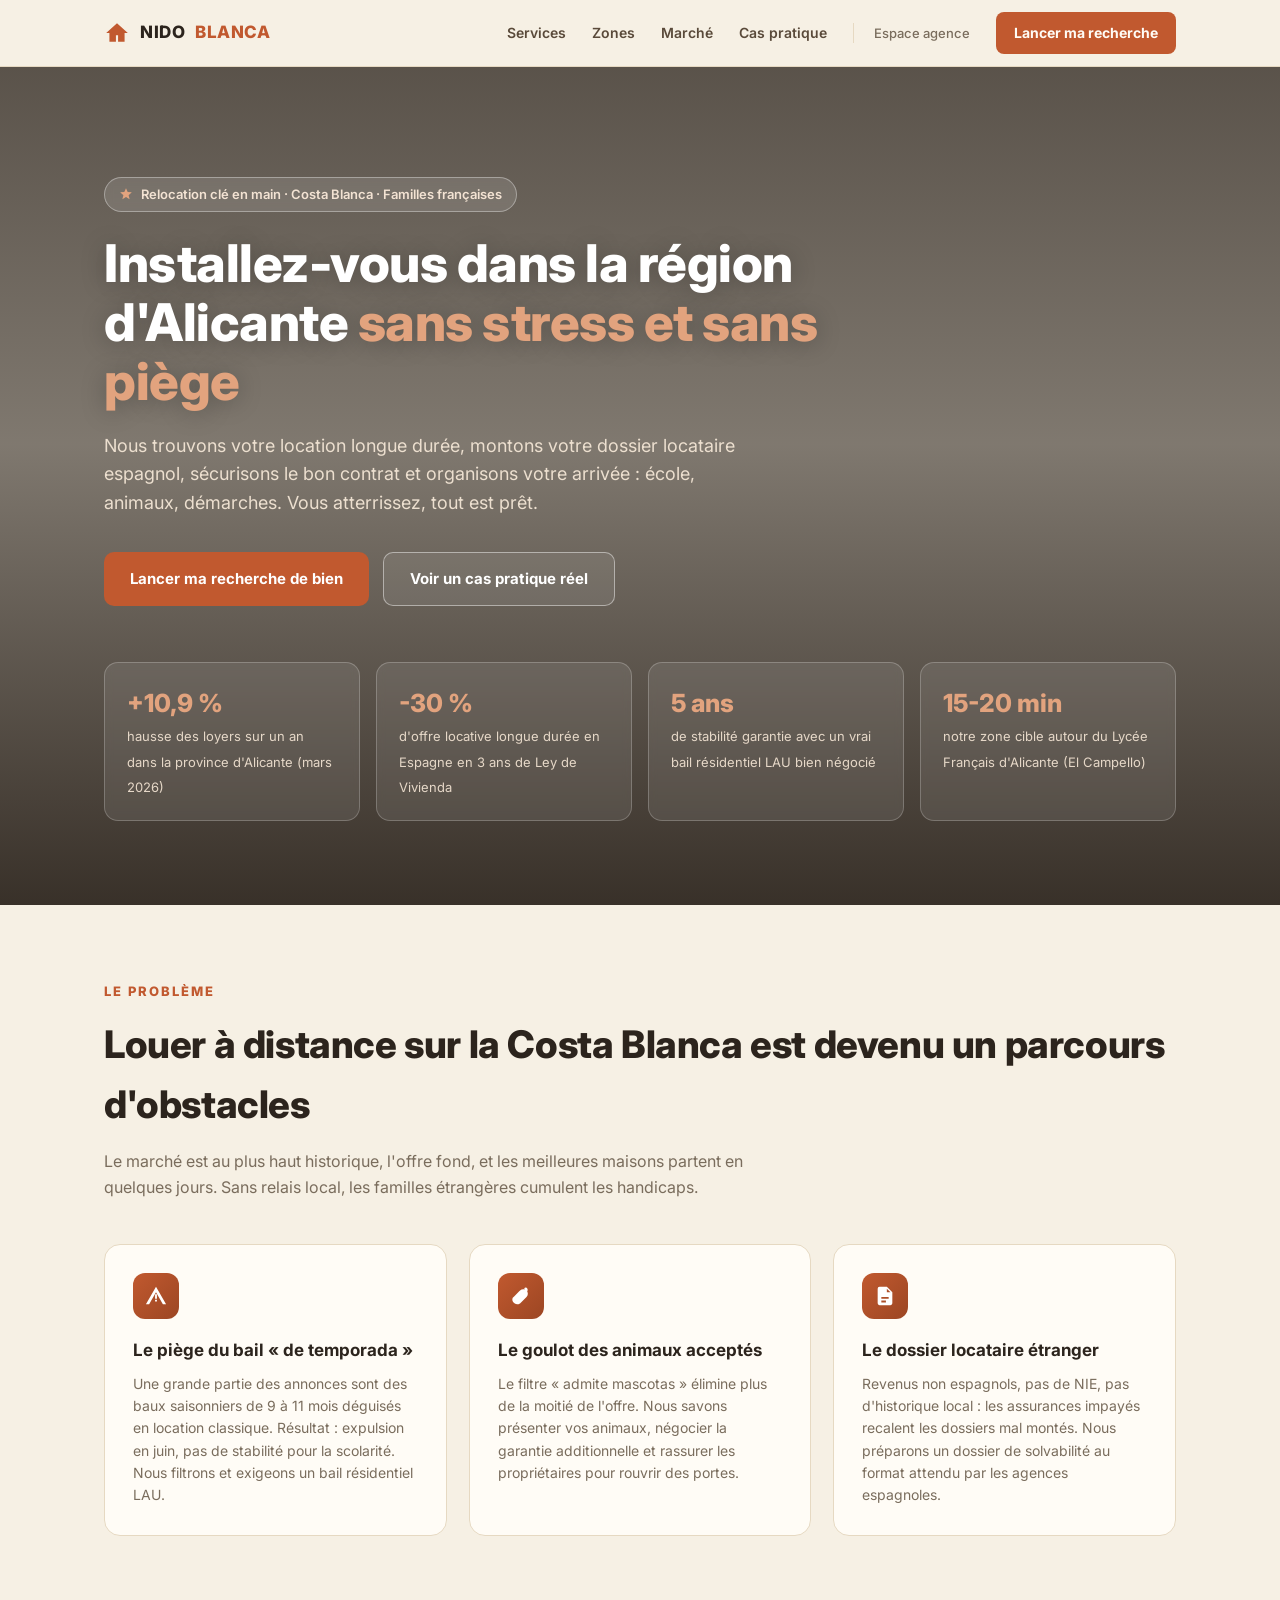
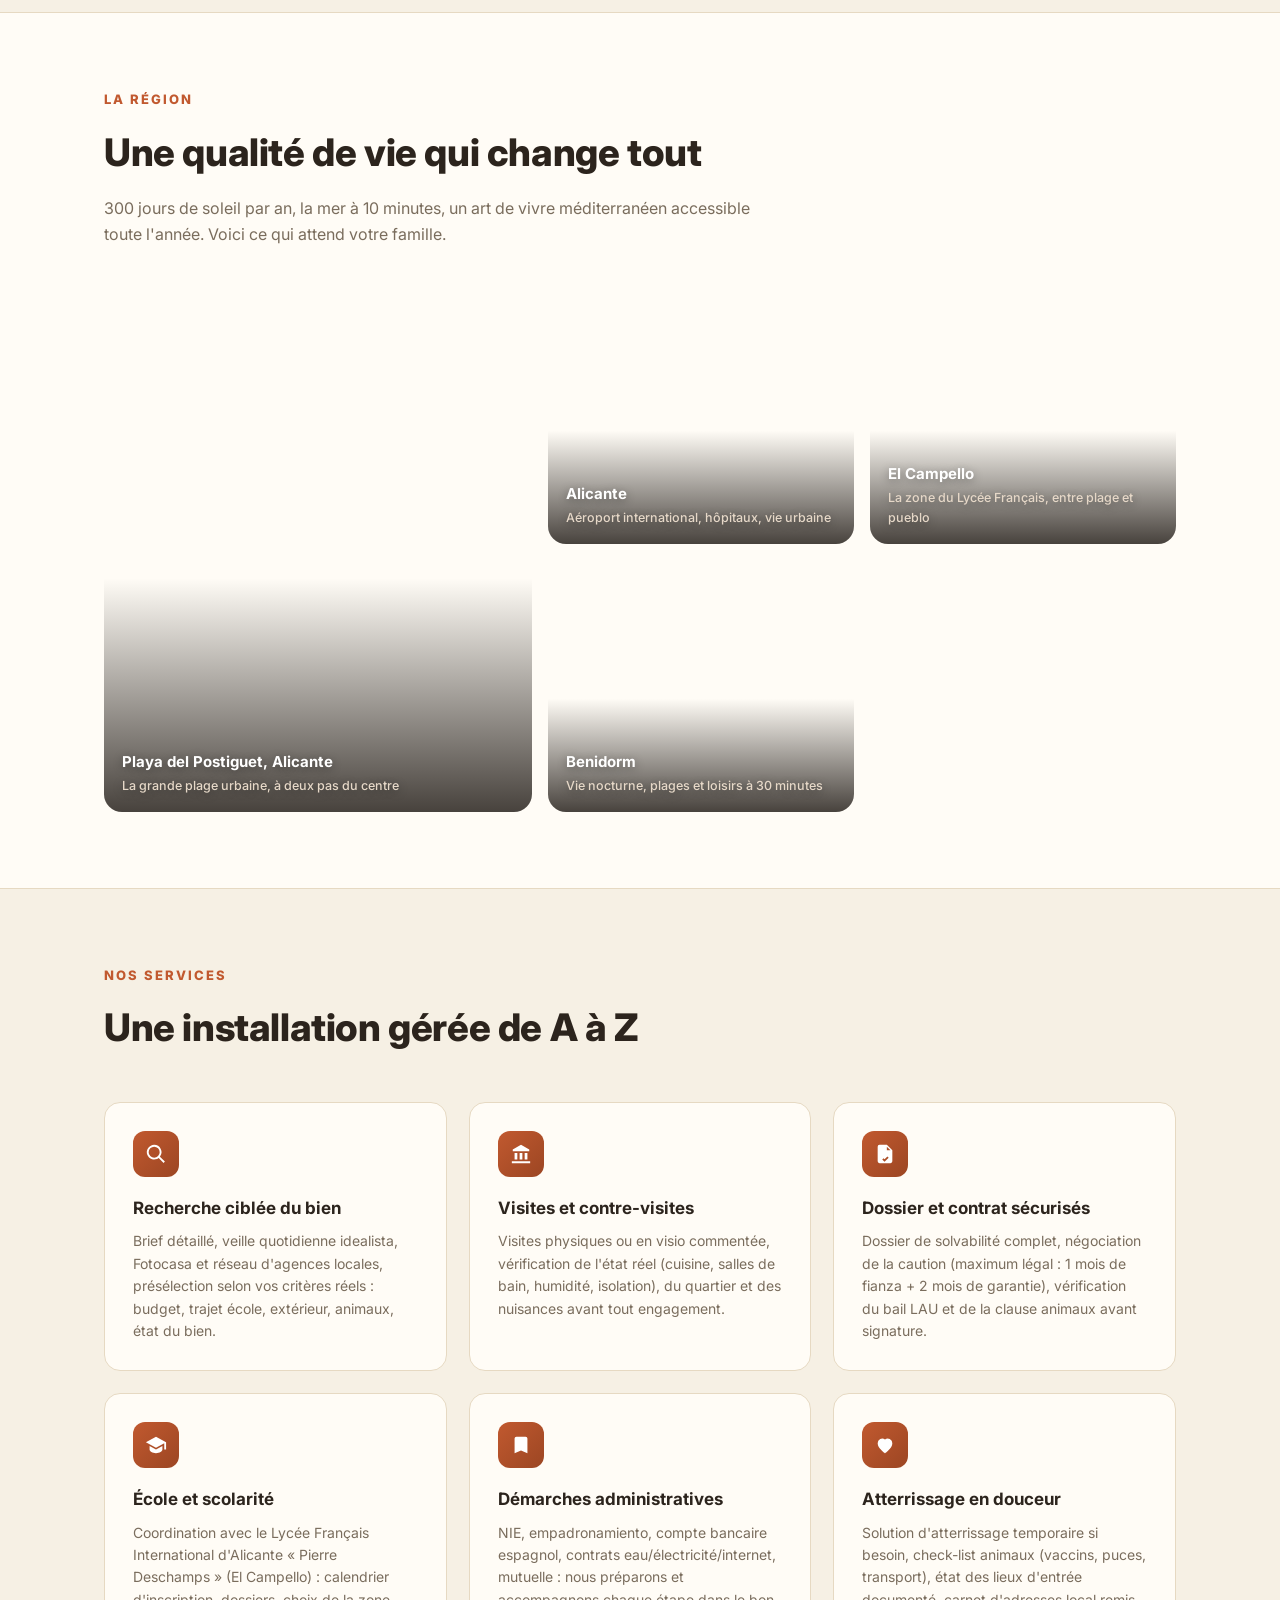
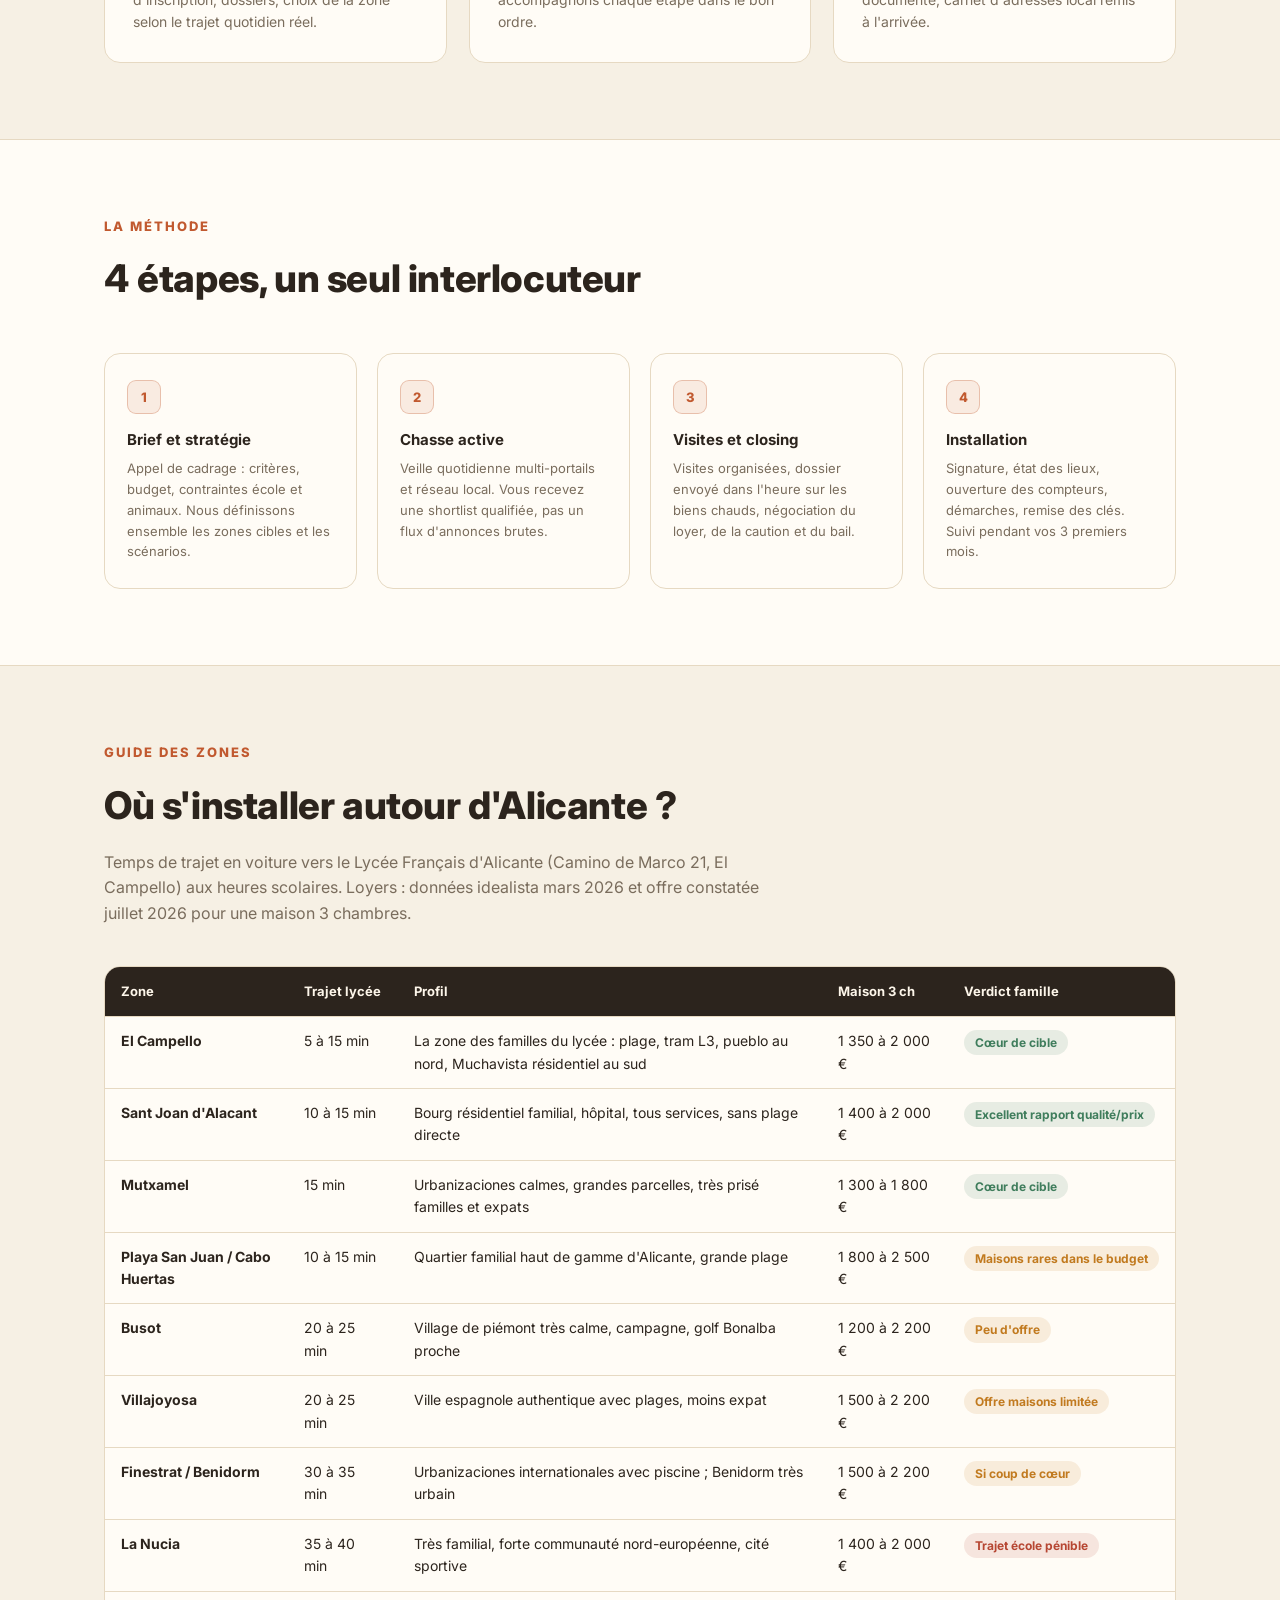
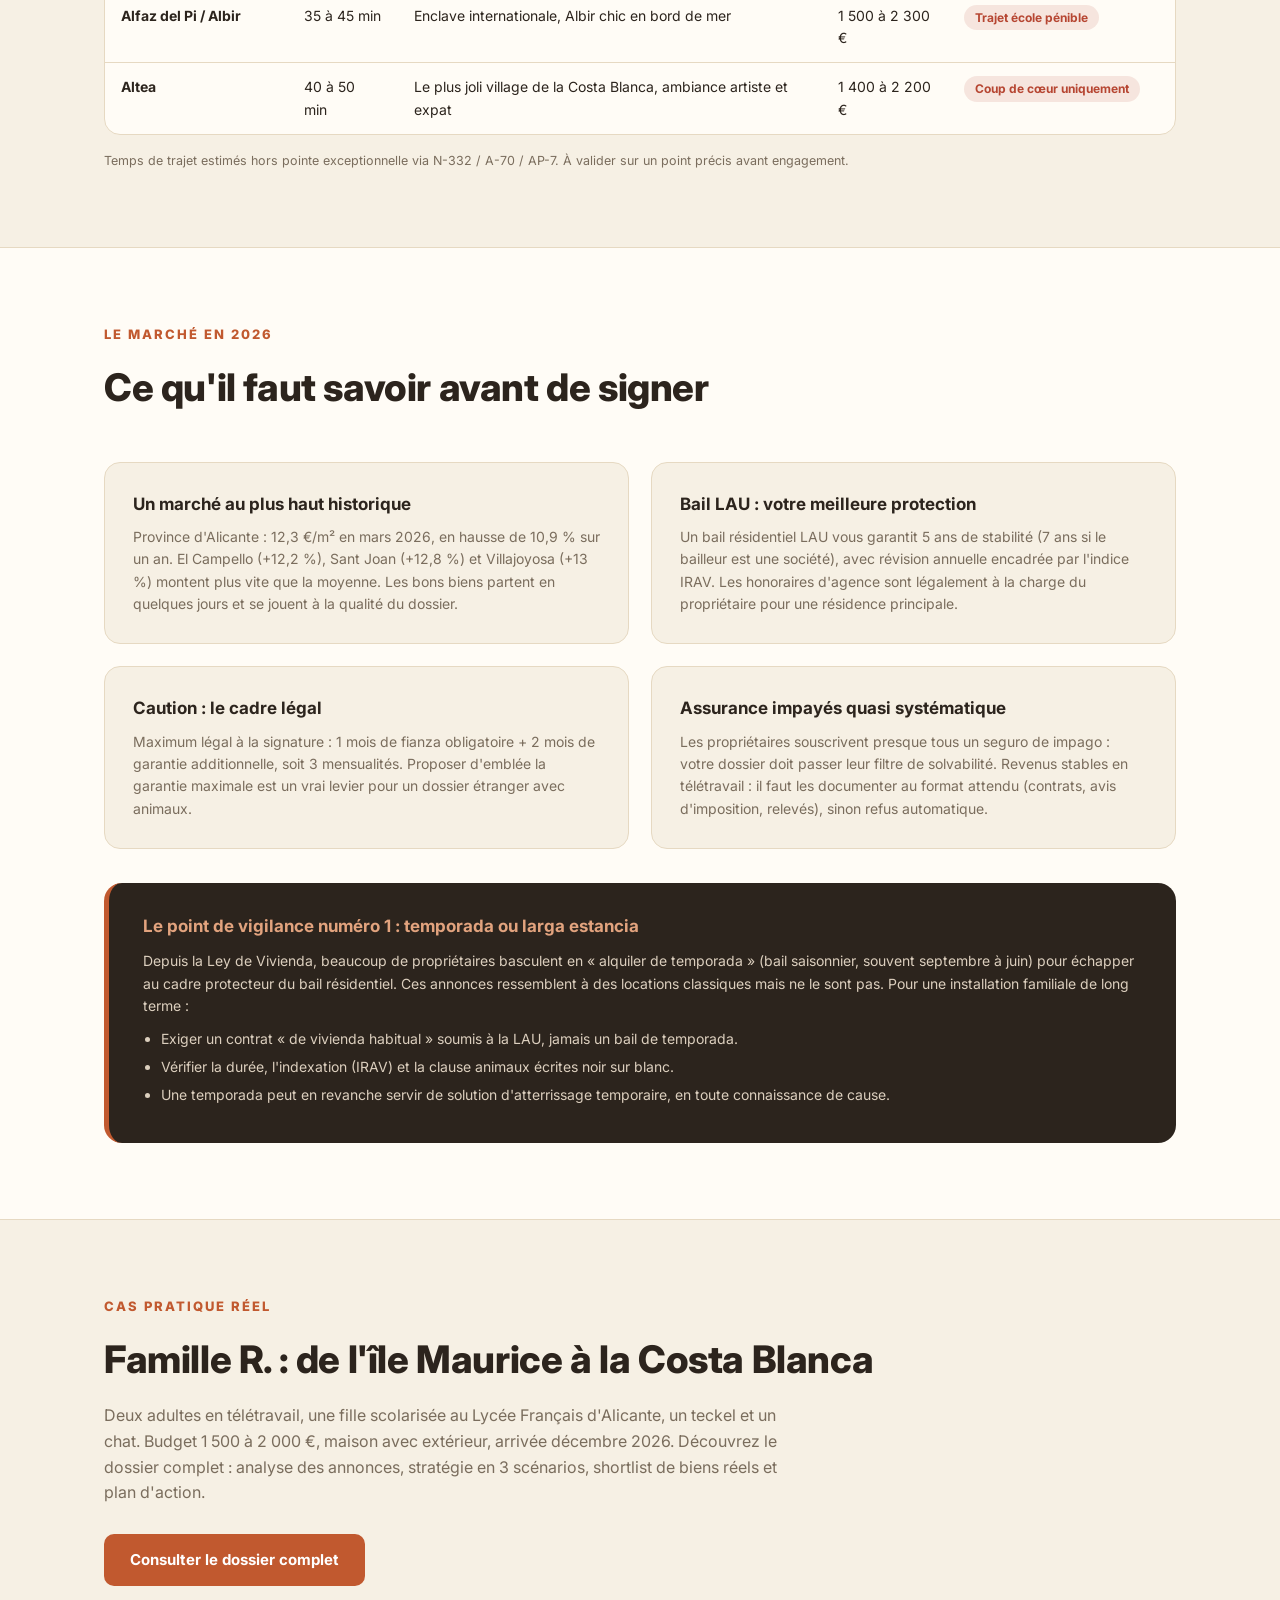
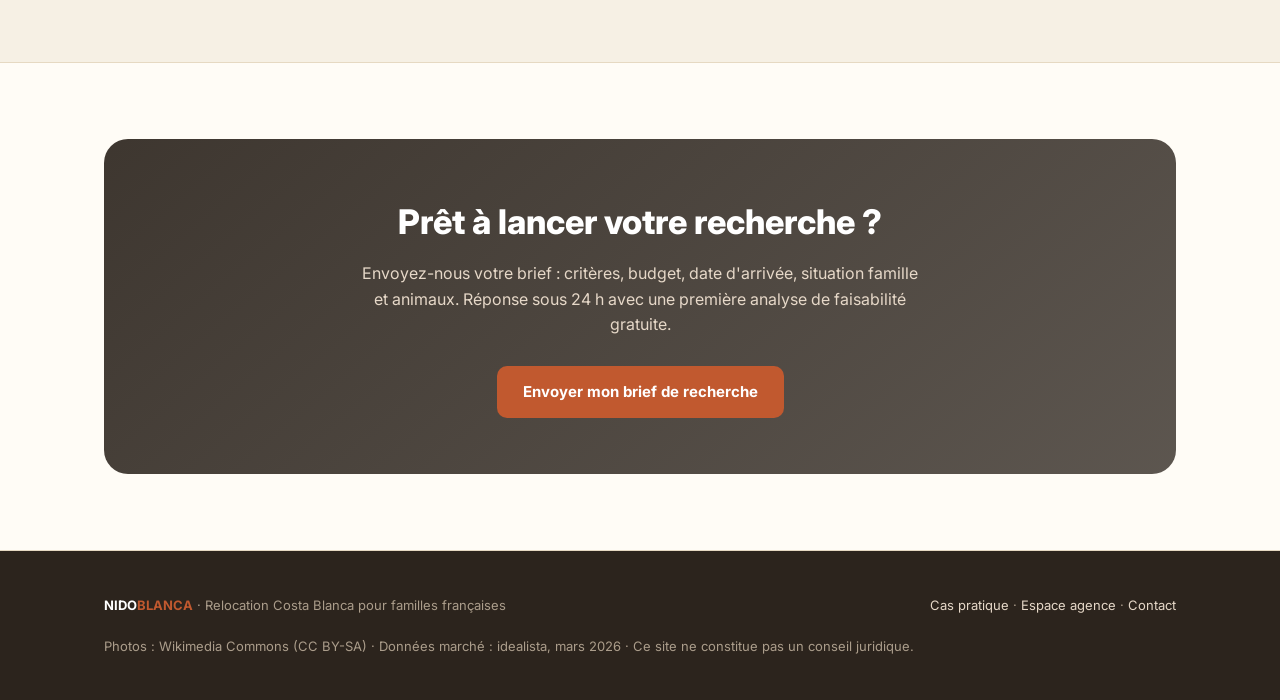
<file: index.html>
<!DOCTYPE html>
<html lang="fr">
<head>
<meta charset="UTF-8">
<meta name="viewport" content="width=device-width, initial-scale=1.0">
<title>Nido Blanca · Relocation Costa Blanca pour familles françaises</title>
<meta name="description" content="Agence de relocation sur la Costa Blanca : nous trouvons votre location longue durée dans la région d'Alicante et gérons votre installation de A à Z. Spécialistes des familles françaises et du Lycée Français d'Alicante.">
<link rel="preconnect" href="https://fonts.googleapis.com">
<link href="https://fonts.googleapis.com/css2?family=Inter:wght@400;500;600;700;800&display=swap" rel="stylesheet">
<link rel="stylesheet" href="styles.css">
<link rel="icon" href="data:image/svg+xml,<svg xmlns='http://www.w3.org/2000/svg' viewBox='0 0 24 24'><path fill='%23c1592f' d='M12 3 2 12h3v8h6v-6h2v6h6v-8h3z'/></svg>">
</head>
<body>

<nav>
  <div class="container nav-inner">
    <a class="logo" href="index.html">
      <svg width="26" height="26" viewBox="0 0 24 24"><path fill="#c1592f" d="M12 3 2 12h3v8h6v-6h2v6h6v-8h3z"/></svg>
      NIDO<span>BLANCA</span>
    </a>
    <div class="nav-links">
      <a href="#services">Services</a>
      <a href="#zones">Zones</a>
      <a href="#marche">Marché</a>
      <a href="dossier-raphael.html">Cas pratique</a>
      <a href="recherche.html" class="nav-sub">Espace agence</a>
      <a class="nav-cta" href="#contact">Lancer ma recherche</a>
    </div>
  </div>
</nav>

<header class="hero">
  <div class="hero-bg" style="background-image:url('https://upload.wikimedia.org/wikipedia/commons/thumb/1/1b/El_Campello%2C_Costa_Blanca%2C_Spain.jpg/1920px-El_Campello%2C_Costa_Blanca%2C_Spain.jpg')"></div>
  <div class="hero-scrim"></div>
  <div class="container">
    <div class="hero-badge">
      <svg width="14" height="14" viewBox="0 0 24 24" fill="#e2a37e"><path d="M12 2 9.1 8.6 2 9.2l5.5 4.8L5.8 21 12 17.3 18.2 21l-1.7-7 5.5-4.8-7.1-.6z"/></svg>
      Relocation clé en main · Costa Blanca · Familles françaises
    </div>
    <h1>Installez-vous dans la région d'Alicante <em>sans stress et sans piège</em></h1>
    <p class="lead">Nous trouvons votre location longue durée, montons votre dossier locataire espagnol, sécurisons le bon contrat et organisons votre arrivée : école, animaux, démarches. Vous atterrissez, tout est prêt.</p>
    <div class="hero-ctas">
      <a class="btn btn-gold" href="#contact">Lancer ma recherche de bien</a>
      <a class="btn btn-ghost" href="dossier-raphael.html">Voir un cas pratique réel</a>
    </div>
    <div class="hero-stats">
      <div class="stat"><b>+10,9 %</b><span>hausse des loyers sur un an dans la province d'Alicante (mars 2026)</span></div>
      <div class="stat"><b>-30 %</b><span>d'offre locative longue durée en Espagne en 3 ans de Ley de Vivienda</span></div>
      <div class="stat"><b>5 ans</b><span>de stabilité garantie avec un vrai bail résidentiel LAU bien négocié</span></div>
      <div class="stat"><b>15-20 min</b><span>notre zone cible autour du Lycée Français d'Alicante (El Campello)</span></div>
    </div>
  </div>
</header>

<section id="probleme">
  <div class="container">
    <span class="section-tag">Le problème</span>
    <h2 class="section-title">Louer à distance sur la Costa Blanca est devenu un parcours d'obstacles</h2>
    <p class="section-sub">Le marché est au plus haut historique, l'offre fond, et les meilleures maisons partent en quelques jours. Sans relais local, les familles étrangères cumulent les handicaps.</p>
    <div class="grid-3">
      <div class="card">
        <div class="icon"><svg width="22" height="22" viewBox="0 0 24 24" fill="#fff"><path d="M12 2 1 21h22zm0 6 7.5 13h-15zM11 10v5h2v-5zm0 6v2h2v-2z"/></svg></div>
        <h3>Le piège du bail « de temporada »</h3>
        <p>Une grande partie des annonces sont des baux saisonniers de 9 à 11 mois déguisés en location classique. Résultat : expulsion en juin, pas de stabilité pour la scolarité. Nous filtrons et exigeons un bail résidentiel LAU.</p>
      </div>
      <div class="card">
        <div class="icon"><svg width="22" height="22" viewBox="0 0 24 24" fill="#fff"><path d="M4.5 12.5 3 14c-1.5 3 1 7 5 7 2 0 3-1 4-2l6-6c2-2 2-5 0-7s-5-2-7 0l-1.2 1.2M18 8s2-2 1-4c-.7-1.4-2.5-1.5-3.5-.5"/><circle cx="6" cy="17" r="1.5"/></svg></div>
        <h3>Le goulot des animaux acceptés</h3>
        <p>Le filtre « admite mascotas » élimine plus de la moitié de l'offre. Nous savons présenter vos animaux, négocier la garantie additionnelle et rassurer les propriétaires pour rouvrir des portes.</p>
      </div>
      <div class="card">
        <div class="icon"><svg width="22" height="22" viewBox="0 0 24 24" fill="#fff"><path d="M14 2H6a2 2 0 0 0-2 2v16a2 2 0 0 0 2 2h12a2 2 0 0 0 2-2V8zm0 2 4 4h-4zM8 13h8v2H8zm0 4h5v2H8z"/></svg></div>
        <h3>Le dossier locataire étranger</h3>
        <p>Revenus non espagnols, pas de NIE, pas d'historique local : les assurances impayés recalent les dossiers mal montés. Nous préparons un dossier de solvabilité au format attendu par les agences espagnoles.</p>
      </div>
    </div>
  </div>
</section>

<section class="alt">
  <div class="container">
    <span class="section-tag">La région</span>
    <h2 class="section-title">Une qualité de vie qui change tout</h2>
    <p class="section-sub">300 jours de soleil par an, la mer à 10 minutes, un art de vivre méditerranéen accessible toute l'année. Voici ce qui attend votre famille.</p>
    <div class="gallery">
      <div class="gphoto" style="background-image:url('https://upload.wikimedia.org/wikipedia/commons/thumb/2/20/Playa_del_Postiguet_4.jpg/1920px-Playa_del_Postiguet_4.jpg')">
        <div class="cap">Playa del Postiguet, Alicante<small>La grande plage urbaine, à deux pas du centre</small></div>
      </div>
      <div class="gphoto" style="background-image:url('https://upload.wikimedia.org/wikipedia/commons/4/44/Skyline_de_Alicante.JPG')">
        <div class="cap">Alicante<small>Aéroport international, hôpitaux, vie urbaine</small></div>
      </div>
      <div class="gphoto" style="background-image:url('https://upload.wikimedia.org/wikipedia/commons/thumb/3/35/El_Campello_-_Playa_1.jpg/1920px-El_Campello_-_Playa_1.jpg')">
        <div class="cap">El Campello<small>La zone du Lycée Français, entre plage et pueblo</small></div>
      </div>
      <div class="gphoto" style="background-image:url('https://upload.wikimedia.org/wikipedia/commons/thumb/1/17/Carrer_Major_in_the_Old_Town_of_Benidorm%2C_Alicante%2C_Spain%2C_2024_January.jpg/1920px-Carrer_Major_in_the_Old_Town_of_Benidorm%2C_Alicante%2C_Spain%2C_2024_January.jpg')">
        <div class="cap">Benidorm<small>Vie nocturne, plages et loisirs à 30 minutes</small></div>
      </div>
    </div>
  </div>
</section>

<section id="services">
  <div class="container">
    <span class="section-tag">Nos services</span>
    <h2 class="section-title">Une installation gérée de A à Z</h2>
    <div class="grid-3">
      <div class="card">
        <div class="icon"><svg width="22" height="22" viewBox="0 0 24 24" fill="#fff"><path d="M10 2a8 8 0 1 0 4.9 14.3l5.4 5.4 1.4-1.4-5.4-5.4A8 8 0 0 0 10 2m0 2a6 6 0 1 1 0 12 6 6 0 0 1 0-12"/></svg></div>
        <h3>Recherche ciblée du bien</h3>
        <p>Brief détaillé, veille quotidienne idealista, Fotocasa et réseau d'agences locales, présélection selon vos critères réels : budget, trajet école, extérieur, animaux, état du bien.</p>
      </div>
      <div class="card">
        <div class="icon"><svg width="22" height="22" viewBox="0 0 24 24" fill="#fff"><path d="M12 2 3 7v2h18V7zm-7 9v7h3v-7zm5.5 0v7h3v-7zM16 11v7h3v-7zM2 20v2h20v-2z"/></svg></div>
        <h3>Visites et contre-visites</h3>
        <p>Visites physiques ou en visio commentée, vérification de l'état réel (cuisine, salles de bain, humidité, isolation), du quartier et des nuisances avant tout engagement.</p>
      </div>
      <div class="card">
        <div class="icon"><svg width="22" height="22" viewBox="0 0 24 24" fill="#fff"><path d="M14 2H6a2 2 0 0 0-2 2v16a2 2 0 0 0 2 2h12a2 2 0 0 0 2-2V8zm2 14-4.5 4.5L9 18l1.4-1.4 1.1 1.1L14.6 14.6zM14 4l4 4h-4z"/></svg></div>
        <h3>Dossier et contrat sécurisés</h3>
        <p>Dossier de solvabilité complet, négociation de la caution (maximum légal : 1 mois de fianza + 2 mois de garantie), vérification du bail LAU et de la clause animaux avant signature.</p>
      </div>
      <div class="card">
        <div class="icon"><svg width="22" height="22" viewBox="0 0 24 24" fill="#fff"><path d="M12 3 1 9l11 6 9-4.9V17h2V9zM5 13.2V17c0 2 3.1 4 7 4s7-2 7-4v-3.8l-7 3.8z"/></svg></div>
        <h3>École et scolarité</h3>
        <p>Coordination avec le Lycée Français International d'Alicante « Pierre Deschamps » (El Campello) : calendrier d'inscription, dossiers, choix de la zone selon le trajet quotidien réel.</p>
      </div>
      <div class="card">
        <div class="icon"><svg width="22" height="22" viewBox="0 0 24 24" fill="#fff"><path d="M17 3H7a2 2 0 0 0-2 2v16l7-3 7 3V5a2 2 0 0 0-2-2"/></svg></div>
        <h3>Démarches administratives</h3>
        <p>NIE, empadronamiento, compte bancaire espagnol, contrats eau/électricité/internet, mutuelle : nous préparons et accompagnons chaque étape dans le bon ordre.</p>
      </div>
      <div class="card">
        <div class="icon"><svg width="22" height="22" viewBox="0 0 24 24" fill="#fff"><path d="M12 21s-8-5.3-8-11a5 5 0 0 1 8-4 5 5 0 0 1 8 4c0 5.7-8 11-8 11"/></svg></div>
        <h3>Atterrissage en douceur</h3>
        <p>Solution d'atterrissage temporaire si besoin, check-list animaux (vaccins, puces, transport), état des lieux d'entrée documenté, carnet d'adresses local remis à l'arrivée.</p>
      </div>
    </div>
  </div>
</section>

<section id="methode" class="alt">
  <div class="container">
    <span class="section-tag">La méthode</span>
    <h2 class="section-title">4 étapes, un seul interlocuteur</h2>
    <div class="steps">
      <div class="step"><div class="num">1</div><h3>Brief et stratégie</h3><p>Appel de cadrage : critères, budget, contraintes école et animaux. Nous définissons ensemble les zones cibles et les scénarios.</p></div>
      <div class="step"><div class="num">2</div><h3>Chasse active</h3><p>Veille quotidienne multi-portails et réseau local. Vous recevez une shortlist qualifiée, pas un flux d'annonces brutes.</p></div>
      <div class="step"><div class="num">3</div><h3>Visites et closing</h3><p>Visites organisées, dossier envoyé dans l'heure sur les biens chauds, négociation du loyer, de la caution et du bail.</p></div>
      <div class="step"><div class="num">4</div><h3>Installation</h3><p>Signature, état des lieux, ouverture des compteurs, démarches, remise des clés. Suivi pendant vos 3 premiers mois.</p></div>
    </div>
  </div>
</section>

<section id="zones">
  <div class="container">
    <span class="section-tag">Guide des zones</span>
    <h2 class="section-title">Où s'installer autour d'Alicante ?</h2>
    <p class="section-sub">Temps de trajet en voiture vers le Lycée Français d'Alicante (Camino de Marco 21, El Campello) aux heures scolaires. Loyers : données idealista mars 2026 et offre constatée juillet 2026 pour une maison 3 chambres.</p>
    <div class="table-wrap">
      <table>
        <thead>
          <tr><th>Zone</th><th>Trajet lycée</th><th>Profil</th><th>Maison 3 ch</th><th>Verdict famille</th></tr>
        </thead>
        <tbody>
          <tr><td><b>El Campello</b></td><td>5 à 15 min</td><td>La zone des familles du lycée : plage, tram L3, pueblo au nord, Muchavista résidentiel au sud</td><td>1 350 à 2 000 €</td><td><span class="pill pill-green">Cœur de cible</span></td></tr>
          <tr><td><b>Sant Joan d'Alacant</b></td><td>10 à 15 min</td><td>Bourg résidentiel familial, hôpital, tous services, sans plage directe</td><td>1 400 à 2 000 €</td><td><span class="pill pill-green">Excellent rapport qualité/prix</span></td></tr>
          <tr><td><b>Mutxamel</b></td><td>15 min</td><td>Urbanizaciones calmes, grandes parcelles, très prisé familles et expats</td><td>1 300 à 1 800 €</td><td><span class="pill pill-green">Cœur de cible</span></td></tr>
          <tr><td><b>Playa San Juan / Cabo Huertas</b></td><td>10 à 15 min</td><td>Quartier familial haut de gamme d'Alicante, grande plage</td><td>1 800 à 2 500 €</td><td><span class="pill pill-orange">Maisons rares dans le budget</span></td></tr>
          <tr><td><b>Busot</b></td><td>20 à 25 min</td><td>Village de piémont très calme, campagne, golf Bonalba proche</td><td>1 200 à 2 200 €</td><td><span class="pill pill-orange">Peu d'offre</span></td></tr>
          <tr><td><b>Villajoyosa</b></td><td>20 à 25 min</td><td>Ville espagnole authentique avec plages, moins expat</td><td>1 500 à 2 200 €</td><td><span class="pill pill-orange">Offre maisons limitée</span></td></tr>
          <tr><td><b>Finestrat / Benidorm</b></td><td>30 à 35 min</td><td>Urbanizaciones internationales avec piscine ; Benidorm très urbain</td><td>1 500 à 2 200 €</td><td><span class="pill pill-orange">Si coup de cœur</span></td></tr>
          <tr><td><b>La Nucia</b></td><td>35 à 40 min</td><td>Très familial, forte communauté nord-européenne, cité sportive</td><td>1 400 à 2 000 €</td><td><span class="pill pill-red">Trajet école pénible</span></td></tr>
          <tr><td><b>Alfaz del Pi / Albir</b></td><td>35 à 45 min</td><td>Enclave internationale, Albir chic en bord de mer</td><td>1 500 à 2 300 €</td><td><span class="pill pill-red">Trajet école pénible</span></td></tr>
          <tr><td><b>Altea</b></td><td>40 à 50 min</td><td>Le plus joli village de la Costa Blanca, ambiance artiste et expat</td><td>1 400 à 2 200 €</td><td><span class="pill pill-red">Coup de cœur uniquement</span></td></tr>
        </tbody>
      </table>
    </div>
    <p class="note">Temps de trajet estimés hors pointe exceptionnelle via N-332 / A-70 / AP-7. À valider sur un point précis avant engagement.</p>
  </div>
</section>

<section id="marche" class="alt">
  <div class="container">
    <span class="section-tag">Le marché en 2026</span>
    <h2 class="section-title">Ce qu'il faut savoir avant de signer</h2>
    <div class="grid-2">
      <div class="card">
        <h3>Un marché au plus haut historique</h3>
        <p>Province d'Alicante : 12,3 €/m² en mars 2026, en hausse de 10,9 % sur un an. El Campello (+12,2 %), Sant Joan (+12,8 %) et Villajoyosa (+13 %) montent plus vite que la moyenne. Les bons biens partent en quelques jours et se jouent à la qualité du dossier.</p>
      </div>
      <div class="card">
        <h3>Bail LAU : votre meilleure protection</h3>
        <p>Un bail résidentiel LAU vous garantit 5 ans de stabilité (7 ans si le bailleur est une société), avec révision annuelle encadrée par l'indice IRAV. Les honoraires d'agence sont légalement à la charge du propriétaire pour une résidence principale.</p>
      </div>
      <div class="card">
        <h3>Caution : le cadre légal</h3>
        <p>Maximum légal à la signature : 1 mois de fianza obligatoire + 2 mois de garantie additionnelle, soit 3 mensualités. Proposer d'emblée la garantie maximale est un vrai levier pour un dossier étranger avec animaux.</p>
      </div>
      <div class="card">
        <h3>Assurance impayés quasi systématique</h3>
        <p>Les propriétaires souscrivent presque tous un seguro de impago : votre dossier doit passer leur filtre de solvabilité. Revenus stables en télétravail : il faut les documenter au format attendu (contrats, avis d'imposition, relevés), sinon refus automatique.</p>
      </div>
    </div>
    <div class="callout">
      <h3>Le point de vigilance numéro 1 : temporada ou larga estancia</h3>
      <p>Depuis la Ley de Vivienda, beaucoup de propriétaires basculent en « alquiler de temporada » (bail saisonnier, souvent septembre à juin) pour échapper au cadre protecteur du bail résidentiel. Ces annonces ressemblent à des locations classiques mais ne le sont pas. Pour une installation familiale de long terme :</p>
      <ul>
        <li>Exiger un contrat « de vivienda habitual » soumis à la LAU, jamais un bail de temporada.</li>
        <li>Vérifier la durée, l'indexation (IRAV) et la clause animaux écrites noir sur blanc.</li>
        <li>Une temporada peut en revanche servir de solution d'atterrissage temporaire, en toute connaissance de cause.</li>
      </ul>
    </div>
  </div>
</section>

<section id="cas">
  <div class="container">
    <span class="section-tag">Cas pratique réel</span>
    <h2 class="section-title">Famille R. : de l'île Maurice à la Costa Blanca</h2>
    <p class="section-sub">Deux adultes en télétravail, une fille scolarisée au Lycée Français d'Alicante, un teckel et un chat. Budget 1 500 à 2 000 €, maison avec extérieur, arrivée décembre 2026. Découvrez le dossier complet : analyse des annonces, stratégie en 3 scénarios, shortlist de biens réels et plan d'action.</p>
    <div class="hero-ctas" style="margin-top:28px">
      <a class="btn btn-gold" href="dossier-raphael.html">Consulter le dossier complet</a>
    </div>
  </div>
</section>

<section id="contact" class="alt">
  <div class="container">
    <div class="cta-band photo" style="background-image:url('https://upload.wikimedia.org/wikipedia/commons/thumb/1/1b/El_Campello%2C_Costa_Blanca%2C_Spain.jpg/1920px-El_Campello%2C_Costa_Blanca%2C_Spain.jpg')">
      <h2>Prêt à lancer votre recherche ?</h2>
      <p>Envoyez-nous votre brief : critères, budget, date d'arrivée, situation famille et animaux. Réponse sous 24 h avec une première analyse de faisabilité gratuite.</p>
      <a class="btn btn-gold" href="mailto:ceo.speedecom@gmail.com?subject=Brief%20relocation%20Alicante&body=Bonjour%2C%0A%0ANotre%20projet%20%3A%0A-%20Composition%20famille%20%3A%0A-%20Date%20d'arriv%C3%A9e%20%3A%0A-%20Budget%20mensuel%20%3A%0A-%20Type%20de%20bien%20et%20chambres%20%3A%0A-%20Ext%C3%A9rieur%20%2F%20piscine%20%3A%0A-%20Animaux%20%3A%0A-%20Zone%20souhait%C3%A9e%20%2F%20contraintes%20(%C3%A9cole%2C%20travail)%20%3A%0A%0AMerci%20!">Envoyer mon brief de recherche</a>
    </div>
  </div>
</section>

<footer>
  <div class="container footer-inner">
    <div>
      <b style="color:#fff">NIDO<span style="color:var(--terracotta)">BLANCA</span></b> · Relocation Costa Blanca pour familles françaises
    </div>
    <div>
      <a href="dossier-raphael.html">Cas pratique</a> · <a href="recherche.html">Espace agence</a> · <a href="#contact">Contact</a>
    </div>
    <div>Photos : Wikimedia Commons (CC BY-SA) · Données marché : idealista, mars 2026 · Ce site ne constitue pas un conseil juridique.</div>
  </div>
</footer>

</body>
</html>
</file>
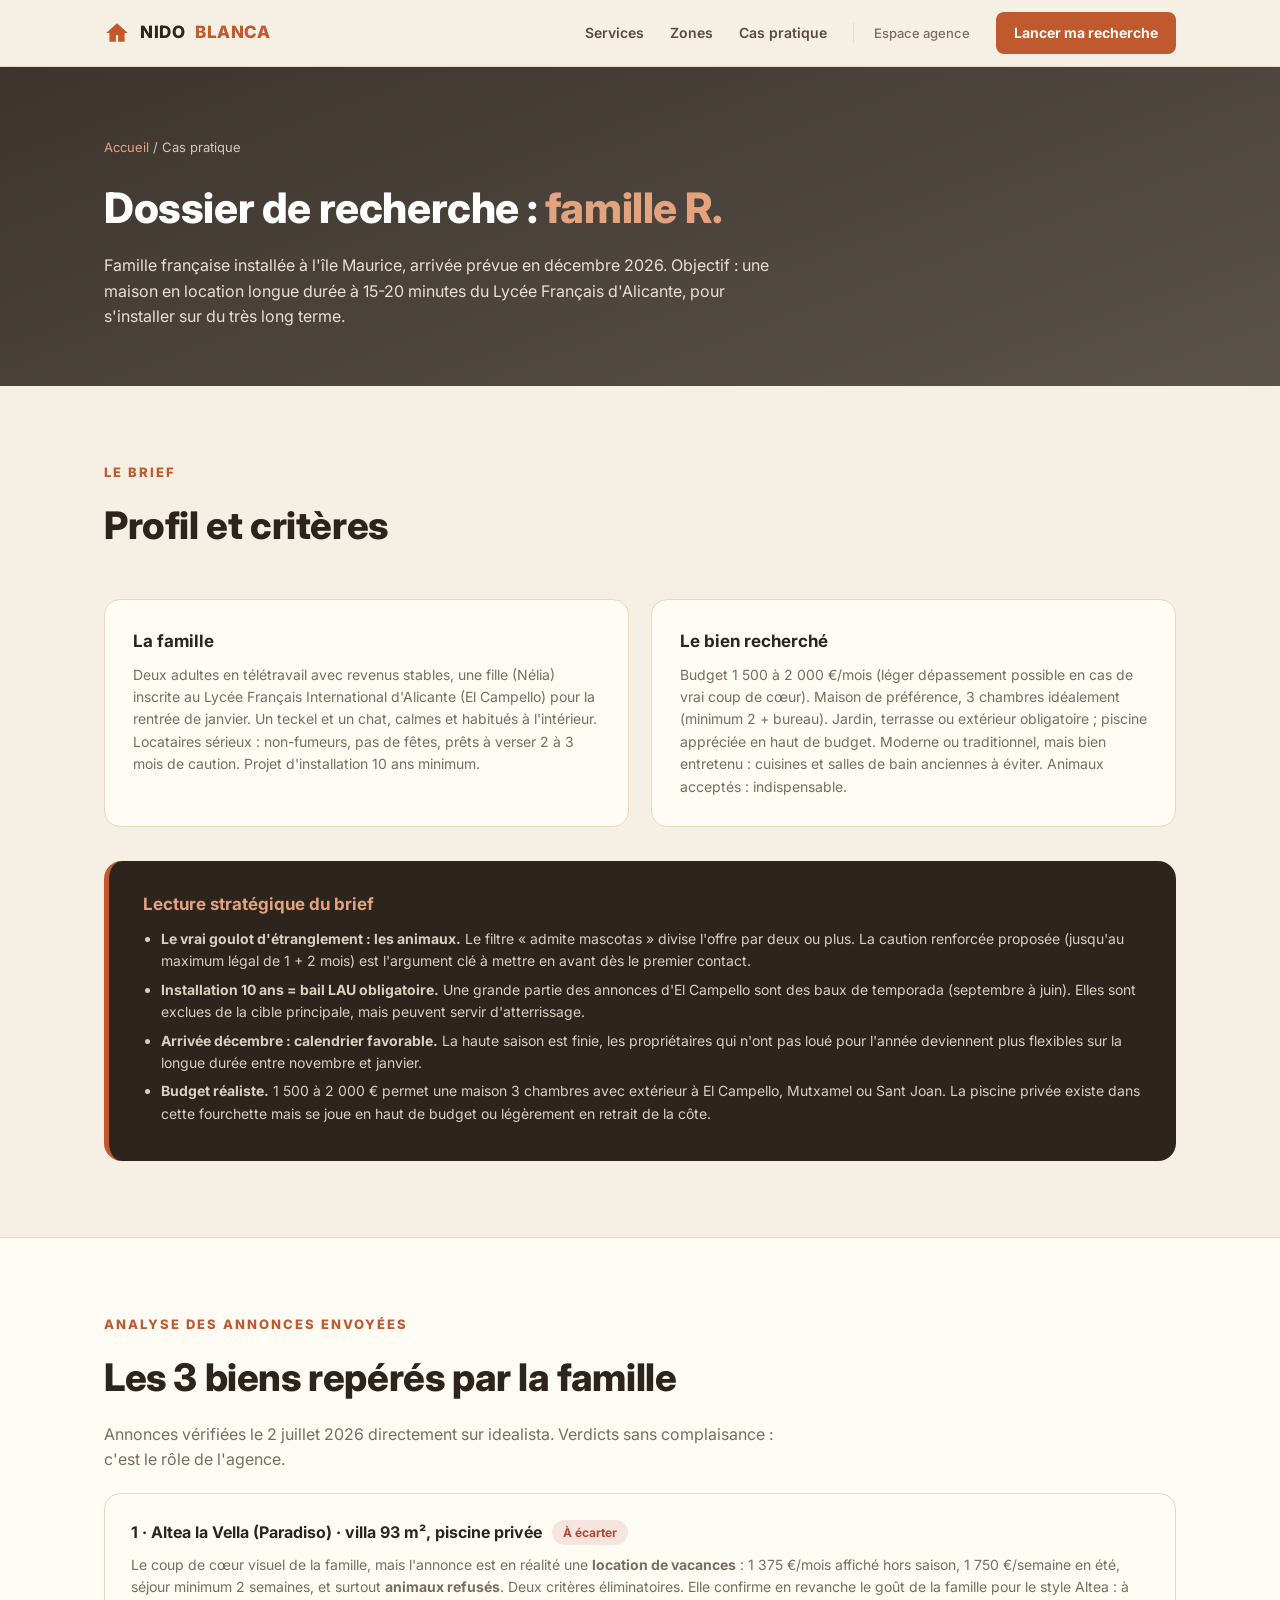
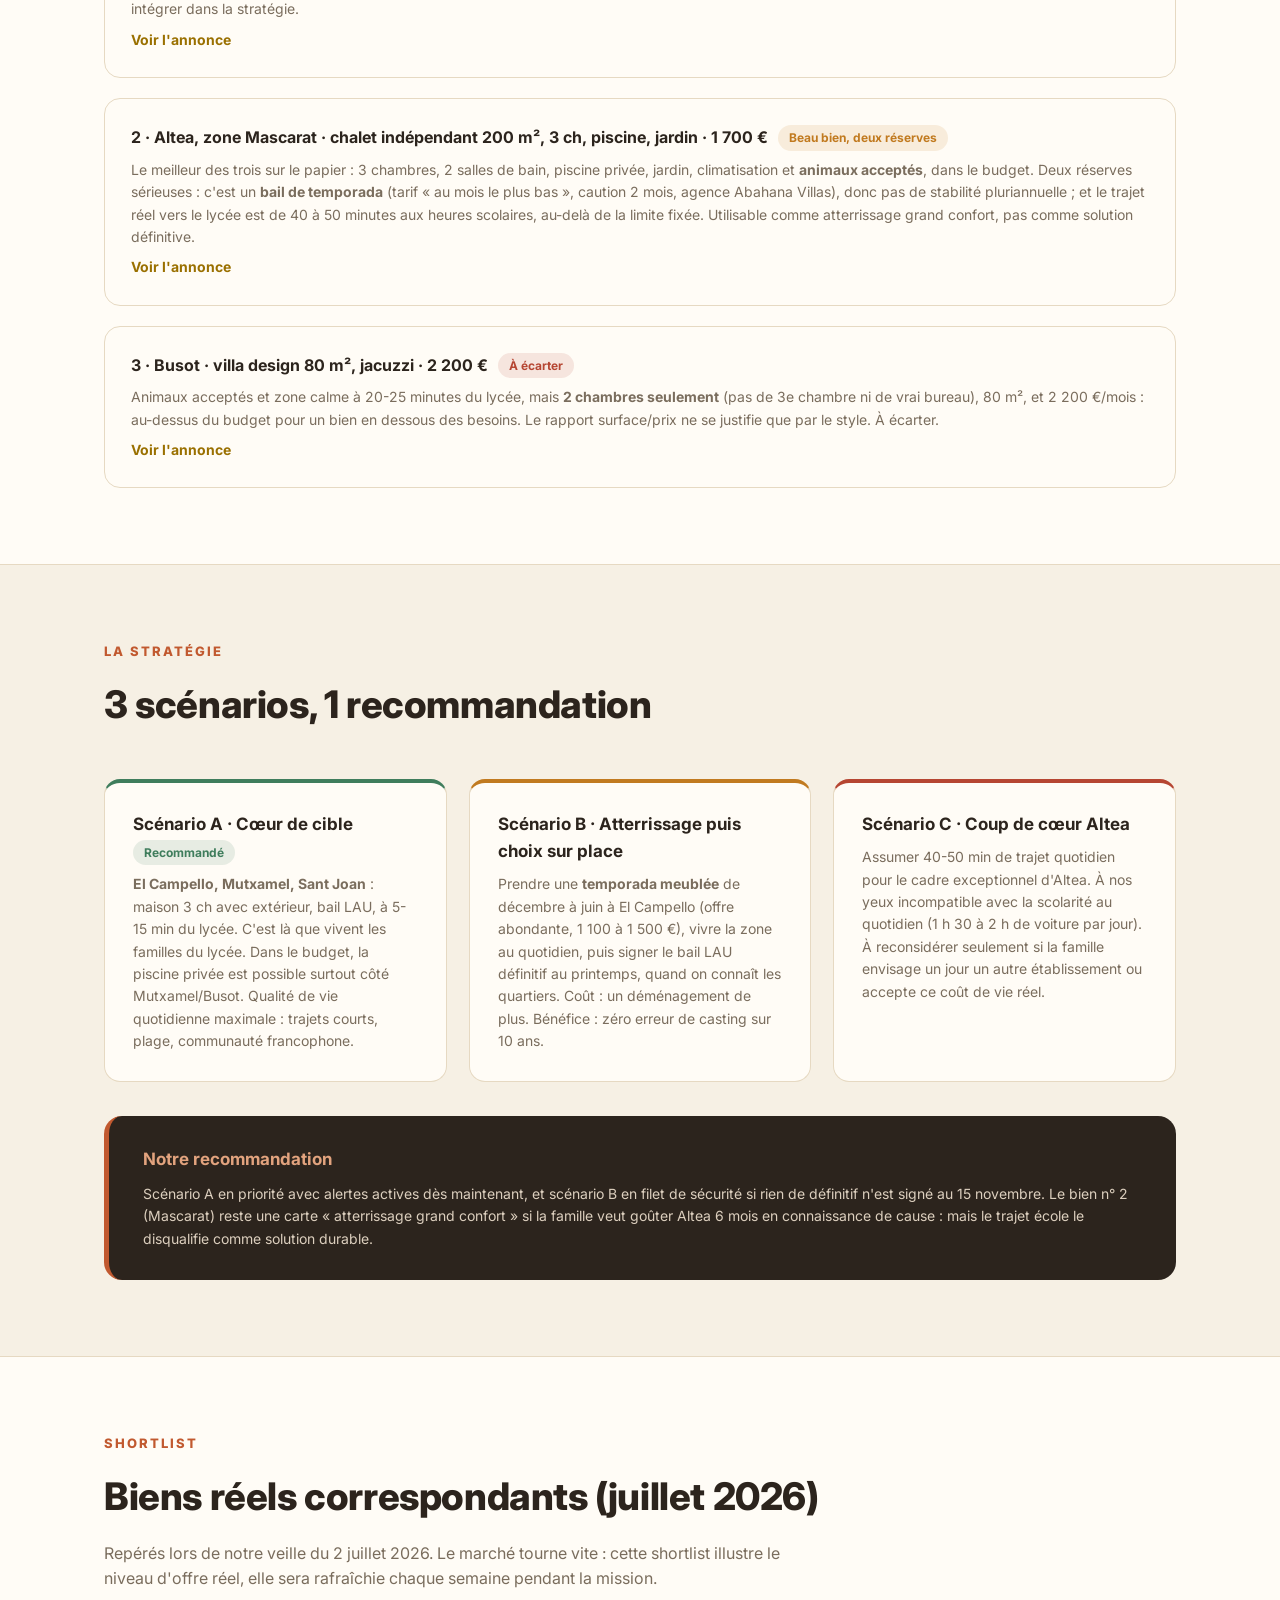
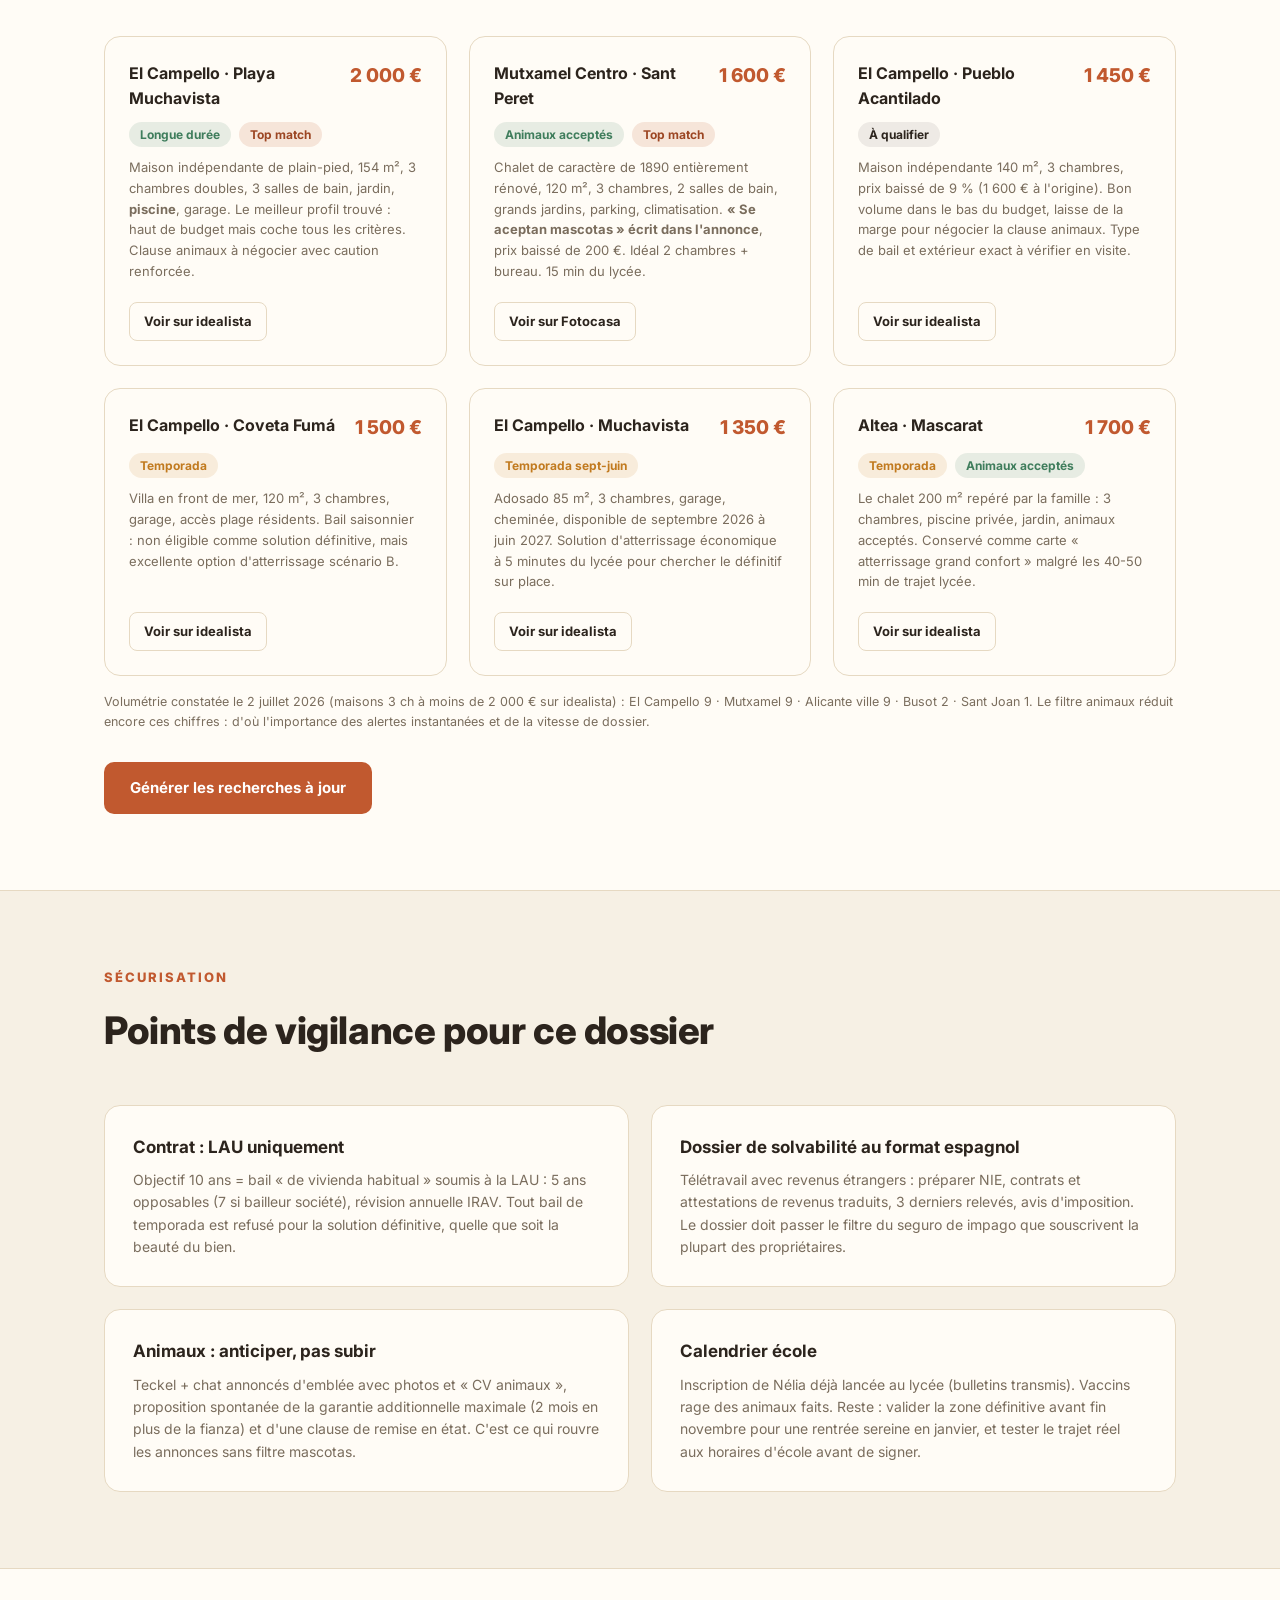
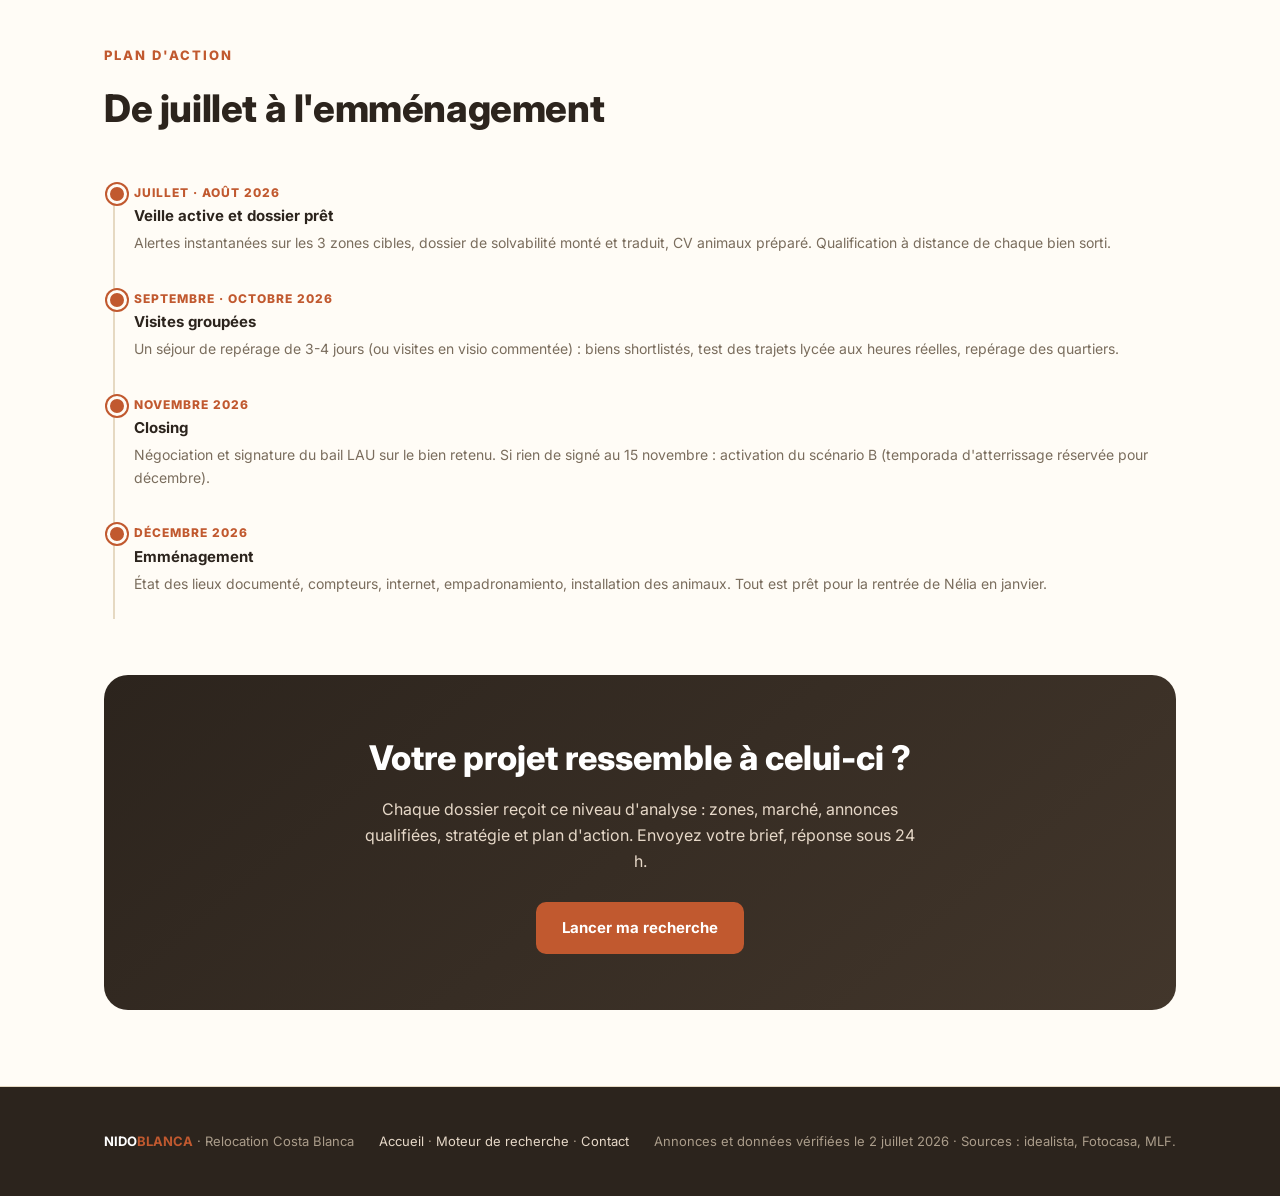
<file: dossier-raphael.html>
<!DOCTYPE html>
<html lang="fr">
<head>
<meta charset="UTF-8">
<meta name="viewport" content="width=device-width, initial-scale=1.0">
<title>Cas pratique · Famille R. · Nido Blanca · Relocation Costa Blanca</title>
<meta name="description" content="Dossier de relocation complet : famille française de l'île Maurice s'installant près du Lycée Français d'Alicante en décembre 2026. Analyse, stratégie, shortlist de biens réels.">
<link rel="preconnect" href="https://fonts.googleapis.com">
<link href="https://fonts.googleapis.com/css2?family=Inter:wght@400;500;600;700;800&display=swap" rel="stylesheet">
<link rel="stylesheet" href="styles.css">
<link rel="icon" href="data:image/svg+xml,<svg xmlns='http://www.w3.org/2000/svg' viewBox='0 0 24 24'><path fill='%23c1592f' d='M12 3 2 12h3v8h6v-6h2v6h6v-8h3z'/></svg>">
</head>
<body>

<nav>
  <div class="container nav-inner">
    <a class="logo" href="index.html">
      <svg width="26" height="26" viewBox="0 0 24 24"><path fill="#c1592f" d="M12 3 2 12h3v8h6v-6h2v6h6v-8h3z"/></svg>
      NIDO<span>BLANCA</span>
    </a>
    <div class="nav-links">
      <a href="index.html#services">Services</a>
      <a href="index.html#zones">Zones</a>
      <a href="dossier-raphael.html">Cas pratique</a>
      <a href="recherche.html" class="nav-sub">Espace agence</a>
      <a class="nav-cta" href="index.html#contact">Lancer ma recherche</a>
    </div>
  </div>
</nav>

<header class="page-head" style="background-image:url('https://upload.wikimedia.org/wikipedia/commons/5/5a/Altea_old_town.jpg')">
  <div class="container">
    <div class="crumb"><a href="index.html">Accueil</a> / Cas pratique</div>
    <h1>Dossier de recherche : <em>famille R.</em></h1>
    <p>Famille française installée à l'île Maurice, arrivée prévue en décembre 2026. Objectif : une maison en location longue durée à 15-20 minutes du Lycée Français d'Alicante, pour s'installer sur du très long terme.</p>
  </div>
</header>

<section>
  <div class="container">
    <span class="section-tag">Le brief</span>
    <h2 class="section-title">Profil et critères</h2>
    <div class="grid-2">
      <div class="card">
        <h3>La famille</h3>
        <p>Deux adultes en télétravail avec revenus stables, une fille (Nélia) inscrite au Lycée Français International d'Alicante (El Campello) pour la rentrée de janvier. Un teckel et un chat, calmes et habitués à l'intérieur. Locataires sérieux : non-fumeurs, pas de fêtes, prêts à verser 2 à 3 mois de caution. Projet d'installation 10 ans minimum.</p>
      </div>
      <div class="card">
        <h3>Le bien recherché</h3>
        <p>Budget 1 500 à 2 000 €/mois (léger dépassement possible en cas de vrai coup de cœur). Maison de préférence, 3 chambres idéalement (minimum 2 + bureau). Jardin, terrasse ou extérieur obligatoire ; piscine appréciée en haut de budget. Moderne ou traditionnel, mais bien entretenu : cuisines et salles de bain anciennes à éviter. Animaux acceptés : indispensable.</p>
      </div>
    </div>
    <div class="callout">
      <h3>Lecture stratégique du brief</h3>
      <ul>
        <li><b>Le vrai goulot d'étranglement : les animaux.</b> Le filtre « admite mascotas » divise l'offre par deux ou plus. La caution renforcée proposée (jusqu'au maximum légal de 1 + 2 mois) est l'argument clé à mettre en avant dès le premier contact.</li>
        <li><b>Installation 10 ans = bail LAU obligatoire.</b> Une grande partie des annonces d'El Campello sont des baux de temporada (septembre à juin). Elles sont exclues de la cible principale, mais peuvent servir d'atterrissage.</li>
        <li><b>Arrivée décembre : calendrier favorable.</b> La haute saison est finie, les propriétaires qui n'ont pas loué pour l'année deviennent plus flexibles sur la longue durée entre novembre et janvier.</li>
        <li><b>Budget réaliste.</b> 1 500 à 2 000 € permet une maison 3 chambres avec extérieur à El Campello, Mutxamel ou Sant Joan. La piscine privée existe dans cette fourchette mais se joue en haut de budget ou légèrement en retrait de la côte.</li>
      </ul>
    </div>
  </div>
</section>

<section class="alt">
  <div class="container">
    <span class="section-tag">Analyse des annonces envoyées</span>
    <h2 class="section-title">Les 3 biens repérés par la famille</h2>
    <p class="section-sub">Annonces vérifiées le 2 juillet 2026 directement sur idealista. Verdicts sans complaisance : c'est le rôle de l'agence.</p>

    <div class="verdict">
      <h3>1 · Altea la Vella (Paradiso) · villa 93 m², piscine privée <span class="pill pill-red">À écarter</span></h3>
      <p>Le coup de cœur visuel de la famille, mais l'annonce est en réalité une <b>location de vacances</b> : 1 375 €/mois affiché hors saison, 1 750 €/semaine en été, séjour minimum 2 semaines, et surtout <b>animaux refusés</b>. Deux critères éliminatoires. Elle confirme en revanche le goût de la famille pour le style Altea : à intégrer dans la stratégie.</p>
      <p><a href="https://www.idealista.com/inmueble/111898083/" target="_blank" rel="noopener" style="color:#9a7000;font-weight:700">Voir l'annonce</a></p>
    </div>
    <div class="verdict">
      <h3>2 · Altea, zone Mascarat · chalet indépendant 200 m², 3 ch, piscine, jardin · 1 700 € <span class="pill pill-orange">Beau bien, deux réserves</span></h3>
      <p>Le meilleur des trois sur le papier : 3 chambres, 2 salles de bain, piscine privée, jardin, climatisation et <b>animaux acceptés</b>, dans le budget. Deux réserves sérieuses : c'est un <b>bail de temporada</b> (tarif « au mois le plus bas », caution 2 mois, agence Abahana Villas), donc pas de stabilité pluriannuelle ; et le trajet réel vers le lycée est de 40 à 50 minutes aux heures scolaires, au-delà de la limite fixée. Utilisable comme atterrissage grand confort, pas comme solution définitive.</p>
      <p><a href="https://www.idealista.com/inmueble/111729257/" target="_blank" rel="noopener" style="color:#9a7000;font-weight:700">Voir l'annonce</a></p>
    </div>
    <div class="verdict">
      <h3>3 · Busot · villa design 80 m², jacuzzi · 2 200 € <span class="pill pill-red">À écarter</span></h3>
      <p>Animaux acceptés et zone calme à 20-25 minutes du lycée, mais <b>2 chambres seulement</b> (pas de 3e chambre ni de vrai bureau), 80 m², et 2 200 €/mois : au-dessus du budget pour un bien en dessous des besoins. Le rapport surface/prix ne se justifie que par le style. À écarter.</p>
      <p><a href="https://www.idealista.com/inmueble/111103987/" target="_blank" rel="noopener" style="color:#9a7000;font-weight:700">Voir l'annonce</a></p>
    </div>
  </div>
</section>

<section>
  <div class="container">
    <span class="section-tag">La stratégie</span>
    <h2 class="section-title">3 scénarios, 1 recommandation</h2>
    <div class="grid-3">
      <div class="card" style="border-top:4px solid var(--green)">
        <h3>Scénario A · Cœur de cible <span class="pill pill-green">Recommandé</span></h3>
        <p><b>El Campello, Mutxamel, Sant Joan</b> : maison 3 ch avec extérieur, bail LAU, à 5-15 min du lycée. C'est là que vivent les familles du lycée. Dans le budget, la piscine privée est possible surtout côté Mutxamel/Busot. Qualité de vie quotidienne maximale : trajets courts, plage, communauté francophone.</p>
      </div>
      <div class="card" style="border-top:4px solid var(--orange)">
        <h3>Scénario B · Atterrissage puis choix sur place</h3>
        <p>Prendre une <b>temporada meublée</b> de décembre à juin à El Campello (offre abondante, 1 100 à 1 500 €), vivre la zone au quotidien, puis signer le bail LAU définitif au printemps, quand on connaît les quartiers. Coût : un déménagement de plus. Bénéfice : zéro erreur de casting sur 10 ans.</p>
      </div>
      <div class="card" style="border-top:4px solid var(--red)">
        <h3>Scénario C · Coup de cœur Altea</h3>
        <p>Assumer 40-50 min de trajet quotidien pour le cadre exceptionnel d'Altea. À nos yeux incompatible avec la scolarité au quotidien (1 h 30 à 2 h de voiture par jour). À reconsidérer seulement si la famille envisage un jour un autre établissement ou accepte ce coût de vie réel.</p>
      </div>
    </div>
    <div class="callout">
      <h3>Notre recommandation</h3>
      <p>Scénario A en priorité avec alertes actives dès maintenant, et scénario B en filet de sécurité si rien de définitif n'est signé au 15 novembre. Le bien n° 2 (Mascarat) reste une carte « atterrissage grand confort » si la famille veut goûter Altea 6 mois en connaissance de cause : mais le trajet école le disqualifie comme solution durable.</p>
    </div>
  </div>
</section>

<section class="alt">
  <div class="container">
    <span class="section-tag">Shortlist</span>
    <h2 class="section-title">Biens réels correspondants (juillet 2026)</h2>
    <p class="section-sub">Repérés lors de notre veille du 2 juillet 2026. Le marché tourne vite : cette shortlist illustre le niveau d'offre réel, elle sera rafraîchie chaque semaine pendant la mission.</p>
    <div class="grid-3">
      <div class="listing">
        <div class="top"><h3>El Campello · Playa Muchavista</h3><div class="price">2 000 €</div></div>
        <div class="meta"><span class="pill pill-green">Longue durée</span><span class="pill pill-gold">Top match</span></div>
        <p>Maison indépendante de plain-pied, 154 m², 3 chambres doubles, 3 salles de bain, jardin, <b>piscine</b>, garage. Le meilleur profil trouvé : haut de budget mais coche tous les critères. Clause animaux à négocier avec caution renforcée.</p>
        <div class="actions"><a href="https://www.idealista.com/inmueble/105585363/" target="_blank" rel="noopener">Voir sur idealista</a></div>
      </div>
      <div class="listing">
        <div class="top"><h3>Mutxamel Centro · Sant Peret</h3><div class="price">1 600 €</div></div>
        <div class="meta"><span class="pill pill-green">Animaux acceptés</span><span class="pill pill-gold">Top match</span></div>
        <p>Chalet de caractère de 1890 entièrement rénové, 120 m², 3 chambres, 2 salles de bain, grands jardins, parking, climatisation. <b>« Se aceptan mascotas » écrit dans l'annonce</b>, prix baissé de 200 €. Idéal 2 chambres + bureau. 15 min du lycée.</p>
        <div class="actions"><a href="https://www.fotocasa.es/es/alquiler/vivienda/mutxamel/aire-acondicionado-calefaccion-parking-jardin-terraza-amueblado-se-aceptan-mascotas-internet/189682198/d" target="_blank" rel="noopener">Voir sur Fotocasa</a></div>
      </div>
      <div class="listing">
        <div class="top"><h3>El Campello · Pueblo Acantilado</h3><div class="price">1 450 €</div></div>
        <div class="meta"><span class="pill pill-navy">À qualifier</span></div>
        <p>Maison indépendante 140 m², 3 chambres, prix baissé de 9 % (1 600 € à l'origine). Bon volume dans le bas du budget, laisse de la marge pour négocier la clause animaux. Type de bail et extérieur exact à vérifier en visite.</p>
        <div class="actions"><a href="https://www.idealista.com/inmueble/111816680/" target="_blank" rel="noopener">Voir sur idealista</a></div>
      </div>
      <div class="listing">
        <div class="top"><h3>El Campello · Coveta Fumá</h3><div class="price">1 500 €</div></div>
        <div class="meta"><span class="pill pill-orange">Temporada</span></div>
        <p>Villa en front de mer, 120 m², 3 chambres, garage, accès plage résidents. Bail saisonnier : non éligible comme solution définitive, mais excellente option d'atterrissage scénario B.</p>
        <div class="actions"><a href="https://www.idealista.com/inmueble/109538268/" target="_blank" rel="noopener">Voir sur idealista</a></div>
      </div>
      <div class="listing">
        <div class="top"><h3>El Campello · Muchavista</h3><div class="price">1 350 €</div></div>
        <div class="meta"><span class="pill pill-orange">Temporada sept-juin</span></div>
        <p>Adosado 85 m², 3 chambres, garage, cheminée, disponible de septembre 2026 à juin 2027. Solution d'atterrissage économique à 5 minutes du lycée pour chercher le définitif sur place.</p>
        <div class="actions"><a href="https://www.idealista.com/inmueble/104885682/" target="_blank" rel="noopener">Voir sur idealista</a></div>
      </div>
      <div class="listing">
        <div class="top"><h3>Altea · Mascarat</h3><div class="price">1 700 €</div></div>
        <div class="meta"><span class="pill pill-orange">Temporada</span><span class="pill pill-green">Animaux acceptés</span></div>
        <p>Le chalet 200 m² repéré par la famille : 3 chambres, piscine privée, jardin, animaux acceptés. Conservé comme carte « atterrissage grand confort » malgré les 40-50 min de trajet lycée.</p>
        <div class="actions"><a href="https://www.idealista.com/inmueble/111729257/" target="_blank" rel="noopener">Voir sur idealista</a></div>
      </div>
    </div>
    <p class="note">Volumétrie constatée le 2 juillet 2026 (maisons 3 ch à moins de 2 000 € sur idealista) : El Campello 9 · Mutxamel 9 · Alicante ville 9 · Busot 2 · Sant Joan 1. Le filtre animaux réduit encore ces chiffres : d'où l'importance des alertes instantanées et de la vitesse de dossier.</p>
    <div class="hero-ctas" style="margin-top:30px">
      <a class="btn btn-gold" href="recherche.html">Générer les recherches à jour</a>
    </div>
  </div>
</section>

<section>
  <div class="container">
    <span class="section-tag">Sécurisation</span>
    <h2 class="section-title">Points de vigilance pour ce dossier</h2>
    <div class="grid-2">
      <div class="card">
        <h3>Contrat : LAU uniquement</h3>
        <p>Objectif 10 ans = bail « de vivienda habitual » soumis à la LAU : 5 ans opposables (7 si bailleur société), révision annuelle IRAV. Tout bail de temporada est refusé pour la solution définitive, quelle que soit la beauté du bien.</p>
      </div>
      <div class="card">
        <h3>Dossier de solvabilité au format espagnol</h3>
        <p>Télétravail avec revenus étrangers : préparer NIE, contrats et attestations de revenus traduits, 3 derniers relevés, avis d'imposition. Le dossier doit passer le filtre du seguro de impago que souscrivent la plupart des propriétaires.</p>
      </div>
      <div class="card">
        <h3>Animaux : anticiper, pas subir</h3>
        <p>Teckel + chat annoncés d'emblée avec photos et « CV animaux », proposition spontanée de la garantie additionnelle maximale (2 mois en plus de la fianza) et d'une clause de remise en état. C'est ce qui rouvre les annonces sans filtre mascotas.</p>
      </div>
      <div class="card">
        <h3>Calendrier école</h3>
        <p>Inscription de Nélia déjà lancée au lycée (bulletins transmis). Vaccins rage des animaux faits. Reste : valider la zone définitive avant fin novembre pour une rentrée sereine en janvier, et tester le trajet réel aux horaires d'école avant de signer.</p>
      </div>
    </div>
  </div>
</section>

<section class="alt">
  <div class="container">
    <span class="section-tag">Plan d'action</span>
    <h2 class="section-title">De juillet à l'emménagement</h2>
    <div class="timeline">
      <div class="t-item"><span>Juillet · août 2026</span><h3>Veille active et dossier prêt</h3><p>Alertes instantanées sur les 3 zones cibles, dossier de solvabilité monté et traduit, CV animaux préparé. Qualification à distance de chaque bien sorti.</p></div>
      <div class="t-item"><span>Septembre · octobre 2026</span><h3>Visites groupées</h3><p>Un séjour de repérage de 3-4 jours (ou visites en visio commentée) : biens shortlistés, test des trajets lycée aux heures réelles, repérage des quartiers.</p></div>
      <div class="t-item"><span>Novembre 2026</span><h3>Closing</h3><p>Négociation et signature du bail LAU sur le bien retenu. Si rien de signé au 15 novembre : activation du scénario B (temporada d'atterrissage réservée pour décembre).</p></div>
      <div class="t-item"><span>Décembre 2026</span><h3>Emménagement</h3><p>État des lieux documenté, compteurs, internet, empadronamiento, installation des animaux. Tout est prêt pour la rentrée de Nélia en janvier.</p></div>
    </div>
    <div class="cta-band" style="margin-top:50px">
      <h2>Votre projet ressemble à celui-ci ?</h2>
      <p>Chaque dossier reçoit ce niveau d'analyse : zones, marché, annonces qualifiées, stratégie et plan d'action. Envoyez votre brief, réponse sous 24 h.</p>
      <a class="btn btn-gold" href="index.html#contact">Lancer ma recherche</a>
    </div>
  </div>
</section>

<footer>
  <div class="container footer-inner">
    <div><b style="color:#fff">NIDO<span style="color:var(--terracotta)">BLANCA</span></b> · Relocation Costa Blanca</div>
    <div><a href="index.html">Accueil</a> · <a href="recherche.html">Moteur de recherche</a> · <a href="index.html#contact">Contact</a></div>
    <div>Annonces et données vérifiées le 2 juillet 2026 · Sources : idealista, Fotocasa, MLF.</div>
  </div>
</footer>

</body>
</html>
</file>
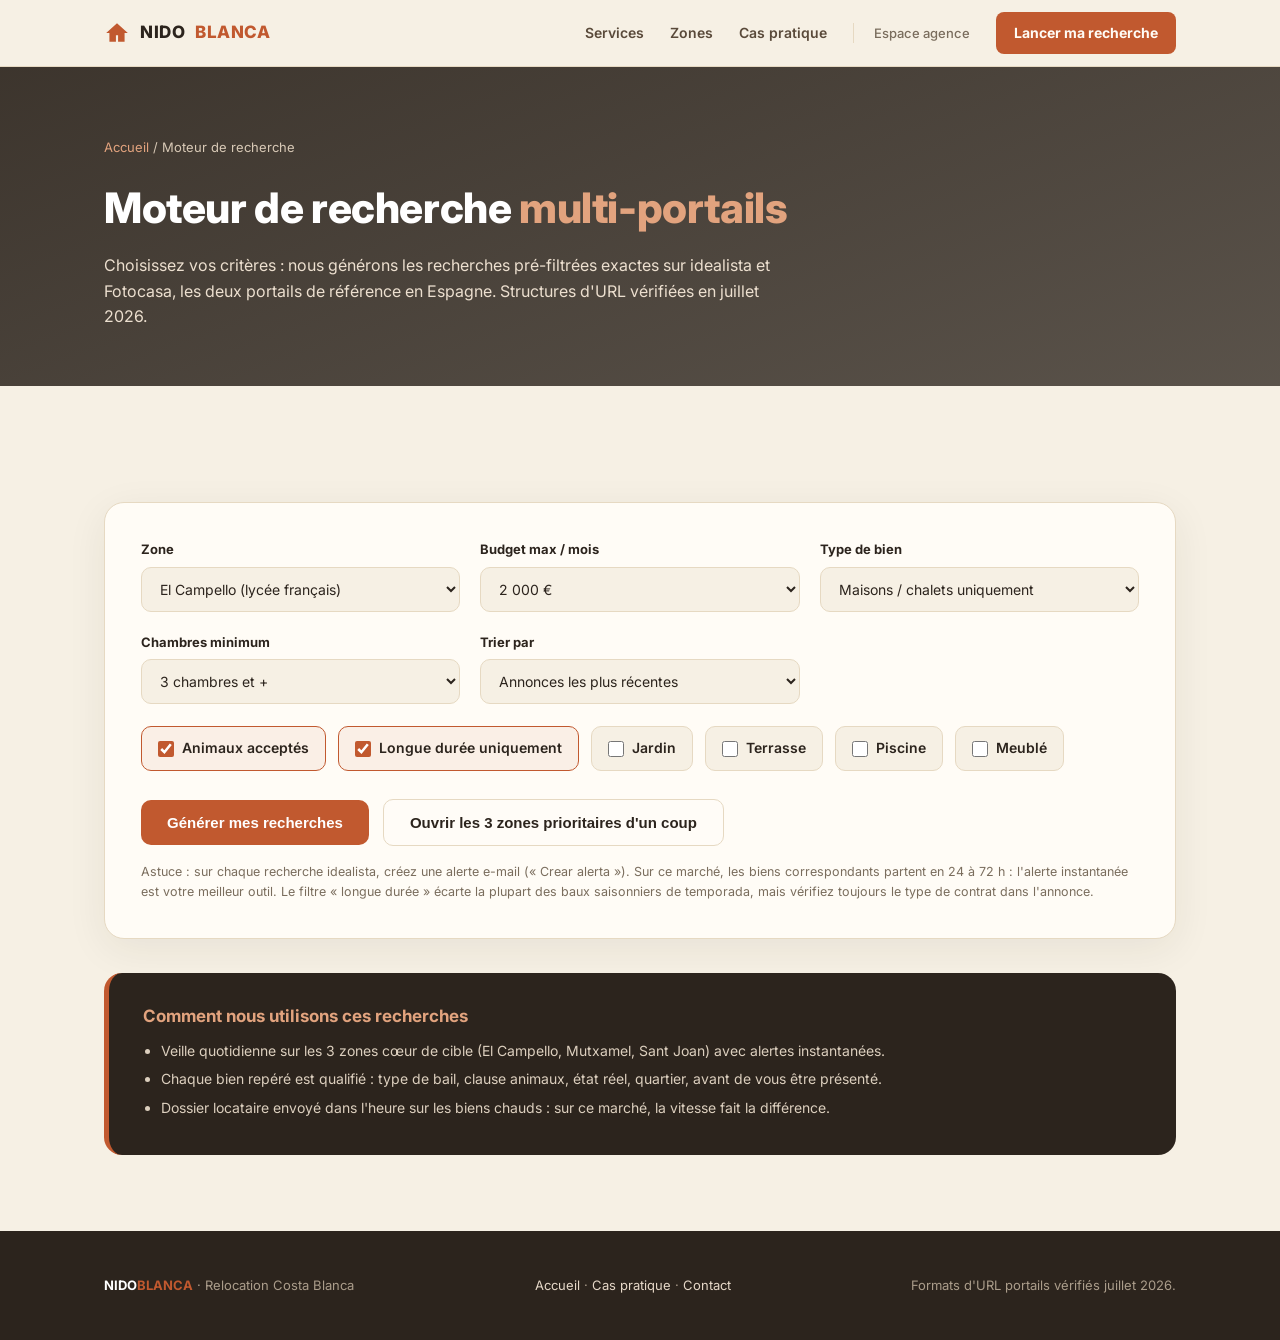
<file: recherche.html>
<!DOCTYPE html>
<html lang="fr">
<head>
<meta charset="UTF-8">
<meta name="viewport" content="width=device-width, initial-scale=1.0">
<title>Moteur de recherche · Nido Blanca · Relocation Costa Blanca</title>
<meta name="description" content="Générez des recherches pré-filtrées idealista et Fotocasa pour trouver une location longue durée dans la région d'Alicante : budget, chambres, animaux acceptés, piscine.">
<link rel="preconnect" href="https://fonts.googleapis.com">
<link href="https://fonts.googleapis.com/css2?family=Inter:wght@400;500;600;700;800&display=swap" rel="stylesheet">
<link rel="stylesheet" href="styles.css">
<link rel="icon" href="data:image/svg+xml,<svg xmlns='http://www.w3.org/2000/svg' viewBox='0 0 24 24'><path fill='%23c1592f' d='M12 3 2 12h3v8h6v-6h2v6h6v-8h3z'/></svg>">
</head>
<body>

<nav>
  <div class="container nav-inner">
    <a class="logo" href="index.html">
      <svg width="26" height="26" viewBox="0 0 24 24"><path fill="#c1592f" d="M12 3 2 12h3v8h6v-6h2v6h6v-8h3z"/></svg>
      NIDO<span>BLANCA</span>
    </a>
    <div class="nav-links">
      <a href="index.html#services">Services</a>
      <a href="index.html#zones">Zones</a>
      <a href="dossier-raphael.html">Cas pratique</a>
      <a href="recherche.html" class="nav-sub">Espace agence</a>
      <a class="nav-cta" href="index.html#contact">Lancer ma recherche</a>
    </div>
  </div>
</nav>

<header class="page-head" style="background-image:url('https://upload.wikimedia.org/wikipedia/commons/thumb/1/17/Carrer_Major_in_the_Old_Town_of_Benidorm%2C_Alicante%2C_Spain%2C_2024_January.jpg/1920px-Carrer_Major_in_the_Old_Town_of_Benidorm%2C_Alicante%2C_Spain%2C_2024_January.jpg')">
  <div class="container">
    <div class="crumb"><a href="index.html">Accueil</a> / Moteur de recherche</div>
    <h1>Moteur de recherche <em>multi-portails</em></h1>
    <p>Choisissez vos critères : nous générons les recherches pré-filtrées exactes sur idealista et Fotocasa, les deux portails de référence en Espagne. Structures d'URL vérifiées en juillet 2026.</p>
  </div>
</header>

<section>
  <div class="container">
    <div class="tool">
      <div class="tool-grid">
        <div class="field">
          <label for="zone">Zone</label>
          <select id="zone">
            <option value="el-campello-alicante|el-campello" selected>El Campello (lycée français)</option>
            <option value="mutxamel-alicante|mutxamel">Mutxamel</option>
            <option value="san-juan-de-alicante-alicante|sant-joan-d-alacant">Sant Joan d'Alacant</option>
            <option value="alicante-alacant-alicante|alicante-alacant">Alicante ville (Playa San Juan...)</option>
            <option value="busot-alicante|busot">Busot</option>
            <option value="la-villajoyosa-vila-joiosa-alicante|villajoyosa-la-vila-joiosa">Villajoyosa</option>
            <option value="finestrat-alicante|finestrat">Finestrat</option>
            <option value="la-nucia-alicante|la-nucia">La Nucia</option>
            <option value="alfaz-del-pi-alicante|l-alfas-del-pi">Alfaz del Pi / Albir</option>
            <option value="altea|altea">Altea</option>
          </select>
        </div>
        <div class="field">
          <label for="budget">Budget max / mois</label>
          <select id="budget">
            <option value="1500">1 500 €</option>
            <option value="1800">1 800 €</option>
            <option value="2000" selected>2 000 €</option>
            <option value="2200">2 200 €</option>
            <option value="2500">2 500 €</option>
            <option value="0">Sans limite</option>
          </select>
        </div>
        <div class="field">
          <label for="type">Type de bien</label>
          <select id="type">
            <option value="chalets" selected>Maisons / chalets uniquement</option>
            <option value="">Tous types (maisons + appartements)</option>
          </select>
        </div>
        <div class="field">
          <label for="rooms">Chambres minimum</label>
          <select id="rooms">
            <option value="dos">2 chambres et +</option>
            <option value="tres" selected>3 chambres et +</option>
            <option value="cuatro-cinco">4 chambres et +</option>
          </select>
        </div>
        <div class="field">
          <label for="sort">Trier par</label>
          <select id="sort">
            <option value="fecha-publicacion-desc" selected>Annonces les plus récentes</option>
            <option value="precios-asc">Prix croissant</option>
            <option value="precios-desc">Prix décroissant</option>
          </select>
        </div>
      </div>
      <div class="checks">
        <label class="check"><input type="checkbox" id="mascotas" checked> Animaux acceptés</label>
        <label class="check"><input type="checkbox" id="larga" checked> Longue durée uniquement</label>
        <label class="check"><input type="checkbox" id="jardin"> Jardin</label>
        <label class="check"><input type="checkbox" id="terraza"> Terrasse</label>
        <label class="check"><input type="checkbox" id="piscina"> Piscine</label>
        <label class="check"><input type="checkbox" id="amueblado"> Meublé</label>
      </div>
      <div class="tool-actions">
        <button class="btn btn-gold" onclick="generate()">Générer mes recherches</button>
        <button class="btn btn-ghost" style="color:var(--navy);border-color:var(--line)" onclick="openPriority()">Ouvrir les 3 zones prioritaires d'un coup</button>
      </div>
      <div class="result-links" id="results"></div>
      <p class="note">Astuce : sur chaque recherche idealista, créez une alerte e-mail (« Crear alerta »). Sur ce marché, les biens correspondants partent en 24 à 72 h : l'alerte instantanée est votre meilleur outil. Le filtre « longue durée » écarte la plupart des baux saisonniers de temporada, mais vérifiez toujours le type de contrat dans l'annonce.</p>
    </div>

    <div class="callout">
      <h3>Comment nous utilisons ces recherches</h3>
      <ul>
        <li>Veille quotidienne sur les 3 zones cœur de cible (El Campello, Mutxamel, Sant Joan) avec alertes instantanées.</li>
        <li>Chaque bien repéré est qualifié : type de bail, clause animaux, état réel, quartier, avant de vous être présenté.</li>
        <li>Dossier locataire envoyé dans l'heure sur les biens chauds : sur ce marché, la vitesse fait la différence.</li>
      </ul>
    </div>
  </div>
</section>

<footer>
  <div class="container footer-inner">
    <div><b style="color:#fff">NIDO<span style="color:var(--terracotta)">BLANCA</span></b> · Relocation Costa Blanca</div>
    <div><a href="index.html">Accueil</a> · <a href="dossier-raphael.html">Cas pratique</a> · <a href="index.html#contact">Contact</a></div>
    <div>Formats d'URL portails vérifiés juillet 2026.</div>
  </div>
</footer>

<script>
function buildUrls(){
  const [ideSlug, fotoSlug] = document.getElementById('zone').value.split('|');
  const budget = document.getElementById('budget').value;
  const type = document.getElementById('type').value;
  const rooms = document.getElementById('rooms').value;
  const sort = document.getElementById('sort').value;
  const opts = ['mascotas','larga','jardin','terraza','piscina','amueblado']
    .reduce((o,id)=>{o[id]=document.getElementById(id).checked;return o;},{});

  // idealista : /alquiler-viviendas/{slug}/con-{filtres}/
  const f = [];
  if (budget !== '0') f.push('precio-hasta_' + budget);
  if (type) f.push(type);
  f.push('de-' + rooms + (rooms==='cuatro-cinco' ? '-habitaciones-o-mas' : '-dormitorios'));
  if (opts.mascotas) f.push('mascotas');
  if (opts.larga) f.push('alquiler-de-larga-temporada');
  if (opts.jardin) f.push('jardin');
  if (opts.terraza) f.push('terraza');
  if (opts.piscina) f.push('piscina');
  if (opts.amueblado) f.push('amueblado');
  const idealista = 'https://www.idealista.com/alquiler-viviendas/' + ideSlug + '/con-' + f.join(',') + '/?ordenado-por=' + sort;

  // Fotocasa : /es/alquiler/{type}/{slug}/todas-las-zonas/{extras}/l?maxPrice=
  const ftype = type === 'chalets' ? 'chalets' : 'viviendas';
  const segs = [];
  const nRooms = rooms === 'dos' ? '2' : rooms === 'tres' ? '3' : '4';
  segs.push(nRooms + '-habitaciones');
  const params = new URLSearchParams();
  if (budget !== '0') params.set('maxPrice', budget);
  if (sort === 'precios-asc'){ params.set('sortType','price'); params.set('sortOrderDesc','false'); }
  if (sort === 'precios-desc'){ params.set('sortType','price'); params.set('sortOrderDesc','true'); }
  const fotocasa = 'https://www.fotocasa.es/es/alquiler/' + ftype + '/' + fotoSlug + '/todas-las-zonas/' + segs.join('/') + '/l' + (params.toString() ? '?' + params.toString() : '');

  return { idealista, fotocasa };
}

function generate(){
  const u = buildUrls();
  const box = document.getElementById('results');
  box.innerHTML =
    linkRow('idealista', 'Le portail de référence en Espagne : créez-y votre alerte e-mail', u.idealista) +
    linkRow('Fotocasa', 'Deuxième portail : offres parfois exclusives, filtres animaux et prix à affiner sur place', u.fotocasa);
  box.classList.add('visible');
}

function linkRow(name, desc, url){
  return '<div class="result-link"><div><b>' + name + '</b> · ' + desc +
    '<small>' + url + '</small></div><a href="' + url + '" target="_blank" rel="noopener">Ouvrir</a></div>';
}

function openPriority(){
  const zones = ['el-campello-alicante','mutxamel-alicante','san-juan-de-alicante-alicante'];
  const budget = document.getElementById('budget').value;
  const base = 'con-' + (budget !== '0' ? 'precio-hasta_' + budget + ',' : '') + 'chalets,de-tres-dormitorios,mascotas,alquiler-de-larga-temporada';
  zones.forEach(z => window.open('https://www.idealista.com/alquiler-viviendas/' + z + '/' + base + '/?ordenado-por=fecha-publicacion-desc', '_blank'));
}
</script>

</body>
</html>
</file>
<file: styles.css>
:root{
  --cream:#f6f0e4;
  --cream-2:#efe4d2;
  --paper:#fffcf6;
  --ink:#2c241d;
  --ink-2:#42362b;
  --ink-3:#5a4a3a;
  --stone:#7a6d5d;
  --terracotta:#c1592f;
  --terracotta-dark:#9c4623;
  --terracotta-light:#e2a37e;
  --line:#e6d9c2;
  --green:#3f7d5c;
  --red:#b64632;
  --orange:#c17a1f;
  --gold:#c1592f; /* alias legacy */
}
*{margin:0;padding:0;box-sizing:border-box}
html{scroll-behavior:smooth}
body{font-family:'Inter',-apple-system,BlinkMacSystemFont,'Segoe UI',Roboto,sans-serif;color:var(--ink);background:var(--cream);line-height:1.6;-webkit-font-smoothing:antialiased}
a{color:inherit;text-decoration:none}
.container{max-width:1120px;margin:0 auto;padding:0 24px}

/* NAV */
nav{position:sticky;top:0;z-index:50;background:rgba(246,240,228,.92);backdrop-filter:blur(10px);border-bottom:1px solid var(--line)}
.nav-inner{display:flex;align-items:center;justify-content:space-between;height:66px}
.logo{display:flex;align-items:center;gap:10px;color:var(--ink);font-weight:800;font-size:17px;letter-spacing:.5px}
.logo span{color:var(--terracotta)}
.logo svg{flex:none}
.nav-links{display:flex;gap:26px;align-items:center}
.nav-links a{color:var(--ink-3);font-size:14px;font-weight:600;transition:color .2s}
.nav-links a:hover{color:var(--terracotta)}
.nav-links a.nav-sub{font-weight:500;color:var(--stone);font-size:13px;border-left:1px solid var(--line);padding-left:20px}
.nav-cta{background:var(--terracotta);color:var(--paper)!important;padding:10px 18px;border-radius:8px;font-weight:700!important;transition:transform .15s,background .2s}
.nav-cta:hover{background:var(--terracotta-dark);transform:translateY(-1px)}
@media(max-width:860px){.nav-links a:not(.nav-cta){display:none}}

/* HERO */
.hero{position:relative;color:#fff;padding:110px 0 84px;overflow:hidden}
.hero-bg{position:absolute;inset:0;background-size:cover;background-position:center 65%;filter:saturate(1.05)}
.hero-scrim{position:absolute;inset:0;background:linear-gradient(180deg,rgba(30,22,15,.72) 0%,rgba(30,22,15,.55) 45%,rgba(30,22,15,.88) 100%)}
.hero .container{position:relative;z-index:2}
.hero-badge{display:inline-flex;align-items:center;gap:8px;background:rgba(255,255,255,.12);border:1px solid rgba(255,255,255,.35);color:#f3e3d3;font-size:13px;font-weight:600;padding:6px 14px;border-radius:100px;margin-bottom:22px;backdrop-filter:blur(4px)}
.hero h1{font-size:clamp(30px,4.6vw,52px);font-weight:800;line-height:1.14;letter-spacing:-.5px;max-width:820px;text-shadow:0 2px 24px rgba(0,0,0,.25)}
.hero h1 em{font-style:normal;color:var(--terracotta-light)}
.hero p.lead{margin-top:20px;font-size:18px;color:#ecdfcf;max-width:640px}
.hero-ctas{margin-top:34px;display:flex;gap:14px;flex-wrap:wrap}
.btn{display:inline-flex;align-items:center;gap:9px;padding:14px 26px;border-radius:10px;font-weight:700;font-size:15px;transition:transform .15s,box-shadow .2s,background .2s;cursor:pointer;border:none}
.btn-gold{background:var(--terracotta);color:#fff}
.btn-gold:hover{background:var(--terracotta-dark);transform:translateY(-2px);box-shadow:0 10px 26px rgba(193,89,47,.4)}
.btn-ghost{background:rgba(255,255,255,.08);color:#fff;border:1px solid rgba(255,255,255,.45)}
.btn-ghost:hover{border-color:#fff;background:rgba(255,255,255,.16);transform:translateY(-2px)}
.hero-stats{margin-top:56px;display:grid;grid-template-columns:repeat(4,1fr);gap:16px;position:relative;z-index:2}
.stat{background:rgba(255,255,255,.09);border:1px solid rgba(255,255,255,.22);border-radius:14px;padding:20px 22px;backdrop-filter:blur(4px)}
.stat b{display:block;font-size:25px;color:var(--terracotta-light);font-weight:800}
.stat span{font-size:13px;color:#e6d8c8}
@media(max-width:760px){.hero-stats{grid-template-columns:repeat(2,1fr)}}

/* SECTIONS */
section{padding:76px 0}
.section-tag{color:var(--terracotta);font-size:13px;font-weight:800;text-transform:uppercase;letter-spacing:2px;margin-bottom:12px;display:block}
h2.section-title{font-size:clamp(26px,3.4vw,38px);font-weight:800;letter-spacing:-.4px;color:var(--ink)}
p.section-sub{margin-top:14px;color:var(--stone);font-size:16px;max-width:680px}
.alt{background:var(--paper);border-top:1px solid var(--line);border-bottom:1px solid var(--line)}

/* CARDS */
.grid-3{display:grid;grid-template-columns:repeat(3,1fr);gap:22px;margin-top:44px}
.grid-2{display:grid;grid-template-columns:repeat(2,1fr);gap:22px;margin-top:44px}
@media(max-width:900px){.grid-3{grid-template-columns:1fr 1fr}}
@media(max-width:640px){.grid-3,.grid-2{grid-template-columns:1fr}}
.card{background:var(--paper);border:1px solid var(--line);border-radius:16px;padding:28px;transition:transform .18s,box-shadow .18s}
.card:hover{transform:translateY(-4px);box-shadow:0 14px 34px rgba(44,36,29,.1)}
.card .icon{width:46px;height:46px;border-radius:12px;background:linear-gradient(135deg,var(--terracotta),var(--terracotta-dark));display:flex;align-items:center;justify-content:center;margin-bottom:18px}
.card h3{font-size:17px;font-weight:700;color:var(--ink);margin-bottom:8px}
.card p{font-size:14px;color:var(--stone)}
.alt .card{background:var(--cream)}

/* PHOTO GALLERY */
.gallery{display:grid;grid-template-columns:1.4fr 1fr 1fr;grid-template-rows:1fr 1fr;gap:16px;margin-top:44px;height:520px}
.gphoto{position:relative;border-radius:18px;overflow:hidden;background-size:cover;background-position:center}
.gphoto:first-child{grid-row:1/3}
.gphoto::after{content:"";position:absolute;inset:0;background:linear-gradient(180deg,transparent 55%,rgba(20,14,9,.78) 100%)}
.gphoto .cap{position:absolute;left:18px;bottom:16px;z-index:2;color:#fff;font-weight:700;font-size:15px;text-shadow:0 2px 10px rgba(0,0,0,.4)}
.gphoto .cap small{display:block;font-weight:500;font-size:12.5px;color:#e6d8c8;margin-top:2px}
@media(max-width:820px){.gallery{grid-template-columns:1fr 1fr;grid-template-rows:220px 220px 220px;height:auto}.gphoto:first-child{grid-row:1/2;grid-column:1/3}}
@media(max-width:520px){.gallery{grid-template-columns:1fr;grid-template-rows:none}.gphoto{height:220px}.gphoto:first-child{grid-column:1/2}}

/* STEPS */
.steps{display:grid;grid-template-columns:repeat(4,1fr);gap:20px;margin-top:44px}
@media(max-width:820px){.steps{grid-template-columns:1fr 1fr}}
@media(max-width:520px){.steps{grid-template-columns:1fr}}
.step{position:relative;background:var(--paper);border:1px solid var(--line);border-radius:16px;padding:26px 22px}
.step .num{font-size:13px;font-weight:800;color:var(--terracotta);background:rgba(193,89,47,.1);border:1px solid rgba(193,89,47,.3);width:34px;height:34px;border-radius:9px;display:flex;align-items:center;justify-content:center;margin-bottom:14px}
.step h3{font-size:15px;font-weight:700;color:var(--ink);margin-bottom:6px}
.step p{font-size:13px;color:var(--stone)}

/* TABLE */
.table-wrap{margin-top:40px;overflow-x:auto;border:1px solid var(--line);border-radius:16px;background:var(--paper)}
table{width:100%;border-collapse:collapse;font-size:14px;min-width:760px}
thead{background:var(--ink);color:#fdf6ea}
thead th{padding:14px 16px;text-align:left;font-weight:700;font-size:13px;white-space:nowrap}
tbody td{padding:13px 16px;border-top:1px solid var(--line);vertical-align:top}
tbody tr:hover{background:var(--cream)}
.pill{display:inline-block;padding:3px 11px;border-radius:100px;font-size:12px;font-weight:700;white-space:nowrap}
.pill-green{background:rgba(63,125,92,.12);color:var(--green)}
.pill-orange{background:rgba(193,122,31,.12);color:var(--orange)}
.pill-red{background:rgba(182,70,50,.12);color:var(--red)}
.pill-navy{background:rgba(44,36,29,.08);color:var(--ink)}
.pill-gold{background:rgba(193,89,47,.14);color:var(--terracotta-dark)}

/* CALLOUT */
.callout{margin-top:34px;background:var(--ink);color:#fff;border-radius:18px;padding:30px 34px;border-left:5px solid var(--terracotta)}
.callout h3{color:var(--terracotta-light);font-size:17px;margin-bottom:10px}
.callout p,.callout li{font-size:14px;color:#dccfbe}
.callout ul{margin:10px 0 0 18px}
.callout li{margin-bottom:6px}

/* FORM / TOOL */
.tool{background:var(--paper);border:1px solid var(--line);border-radius:20px;padding:36px;margin-top:40px;box-shadow:0 10px 40px rgba(44,36,29,.07)}
.tool-grid{display:grid;grid-template-columns:repeat(3,1fr);gap:20px}
@media(max-width:760px){.tool-grid{grid-template-columns:1fr}}
.field label{display:block;font-size:13px;font-weight:700;color:var(--ink);margin-bottom:7px}
.field select,.field input{width:100%;padding:12px 14px;border:1px solid var(--line);border-radius:10px;font-size:14px;font-family:inherit;background:var(--cream);color:var(--ink)}
.field select:focus,.field input:focus{outline:2px solid var(--terracotta);border-color:var(--terracotta)}
.checks{display:flex;flex-wrap:wrap;gap:12px;margin-top:22px}
.check{display:flex;align-items:center;gap:8px;background:var(--cream);border:1px solid var(--line);border-radius:10px;padding:10px 16px;font-size:14px;font-weight:600;cursor:pointer;user-select:none;transition:border-color .15s,background .15s}
.check input{accent-color:var(--terracotta);width:16px;height:16px}
.check:has(input:checked){border-color:var(--terracotta);background:rgba(193,89,47,.08)}
.tool-actions{margin-top:28px;display:flex;gap:14px;flex-wrap:wrap;align-items:center}
.result-links{margin-top:24px;display:none;flex-direction:column;gap:12px}
.result-links.visible{display:flex}
.result-link{display:flex;align-items:center;justify-content:space-between;gap:14px;background:var(--cream);border:1px solid var(--line);border-radius:12px;padding:14px 18px;font-size:14px}
.result-link b{color:var(--ink)}
.result-link small{color:var(--stone);word-break:break-all;display:block;margin-top:2px}
.result-link a{flex:none;background:var(--ink);color:#fff;padding:9px 16px;border-radius:8px;font-weight:700;font-size:13px;transition:background .2s}
.result-link a:hover{background:var(--ink-2)}

/* LISTING CARDS */
.listing{background:var(--paper);border:1px solid var(--line);border-radius:16px;padding:24px;display:flex;flex-direction:column;gap:10px;transition:transform .18s,box-shadow .18s}
.listing:hover{transform:translateY(-3px);box-shadow:0 12px 30px rgba(44,36,29,.1)}
.listing .top{display:flex;justify-content:space-between;align-items:flex-start;gap:10px}
.listing h3{font-size:16px;font-weight:700;color:var(--ink)}
.listing .price{font-size:19px;font-weight:800;color:var(--terracotta);white-space:nowrap}
.listing .meta{display:flex;flex-wrap:wrap;gap:8px}
.listing p{font-size:13px;color:var(--stone)}
.listing .actions{margin-top:auto;padding-top:10px}
.listing .actions a{font-size:13px;font-weight:700;color:var(--ink);border:1px solid var(--line);padding:8px 14px;border-radius:8px;display:inline-block;transition:border-color .2s,color .2s}
.listing .actions a:hover{border-color:var(--terracotta);color:var(--terracotta-dark)}

/* VERDICT */
.verdict{border-radius:16px;border:1px solid var(--line);background:var(--paper);padding:26px;margin-top:20px}
.verdict h3{font-size:16px;color:var(--ink);display:flex;align-items:center;gap:10px;flex-wrap:wrap}
.verdict p{font-size:14px;color:var(--stone);margin-top:8px}

/* TIMELINE */
.timeline{margin-top:40px;position:relative;padding-left:30px}
.timeline::before{content:"";position:absolute;left:9px;top:6px;bottom:6px;width:2px;background:var(--line)}
.t-item{position:relative;padding-bottom:30px}
.t-item::before{content:"";position:absolute;left:-27px;top:5px;width:14px;height:14px;border-radius:50%;background:var(--terracotta);border:3px solid var(--paper);box-shadow:0 0 0 2px var(--terracotta)}
.t-item h3{font-size:15px;font-weight:700;color:var(--ink)}
.t-item span{font-size:12px;font-weight:800;color:var(--terracotta);text-transform:uppercase;letter-spacing:1px}
.t-item p{font-size:14px;color:var(--stone);margin-top:4px}

/* CTA BAND */
.cta-band{position:relative;color:#fff;border-radius:24px;padding:56px;text-align:center;overflow:hidden;background:linear-gradient(140deg,var(--ink),var(--ink-2))}
.cta-band.photo{background-size:cover;background-position:center}
.cta-band.photo::before{content:"";position:absolute;inset:0;background:linear-gradient(140deg,rgba(30,22,15,.86),rgba(30,22,15,.72))}
.cta-band>*{position:relative;z-index:2}
.cta-band h2{font-size:clamp(24px,3vw,34px);font-weight:800}
.cta-band p{color:#e6d8c8;margin-top:12px;max-width:560px;margin-left:auto;margin-right:auto}
.cta-band .btn{margin-top:28px;position:relative;z-index:2}

/* FOOTER */
footer{background:var(--ink);color:#ab9d8b;padding:44px 0;font-size:13px}
.footer-inner{display:flex;justify-content:space-between;gap:20px;flex-wrap:wrap;align-items:center}
footer a{color:#e6d8c8}
footer a:hover{color:var(--terracotta-light)}

/* PAGE HEADER (sous-pages) */
.page-head{position:relative;color:#fff;padding:70px 0 56px;background-size:cover;background-position:center}
.page-head::before{content:"";position:absolute;inset:0;background:linear-gradient(160deg,rgba(30,22,15,.86),rgba(30,22,15,.72))}
.page-head .container{position:relative;z-index:2}
.page-head h1{font-size:clamp(26px,3.6vw,42px);font-weight:800;letter-spacing:-.4px}
.page-head h1 em{font-style:normal;color:var(--terracotta-light)}
.page-head p{margin-top:12px;color:#ecdfcf;max-width:680px;font-size:16px}
.crumb{font-size:13px;color:#d8c9b6;margin-bottom:16px}
.crumb a{color:var(--terracotta-light)}

.note{font-size:12.5px;color:var(--stone);margin-top:16px}
</file>
